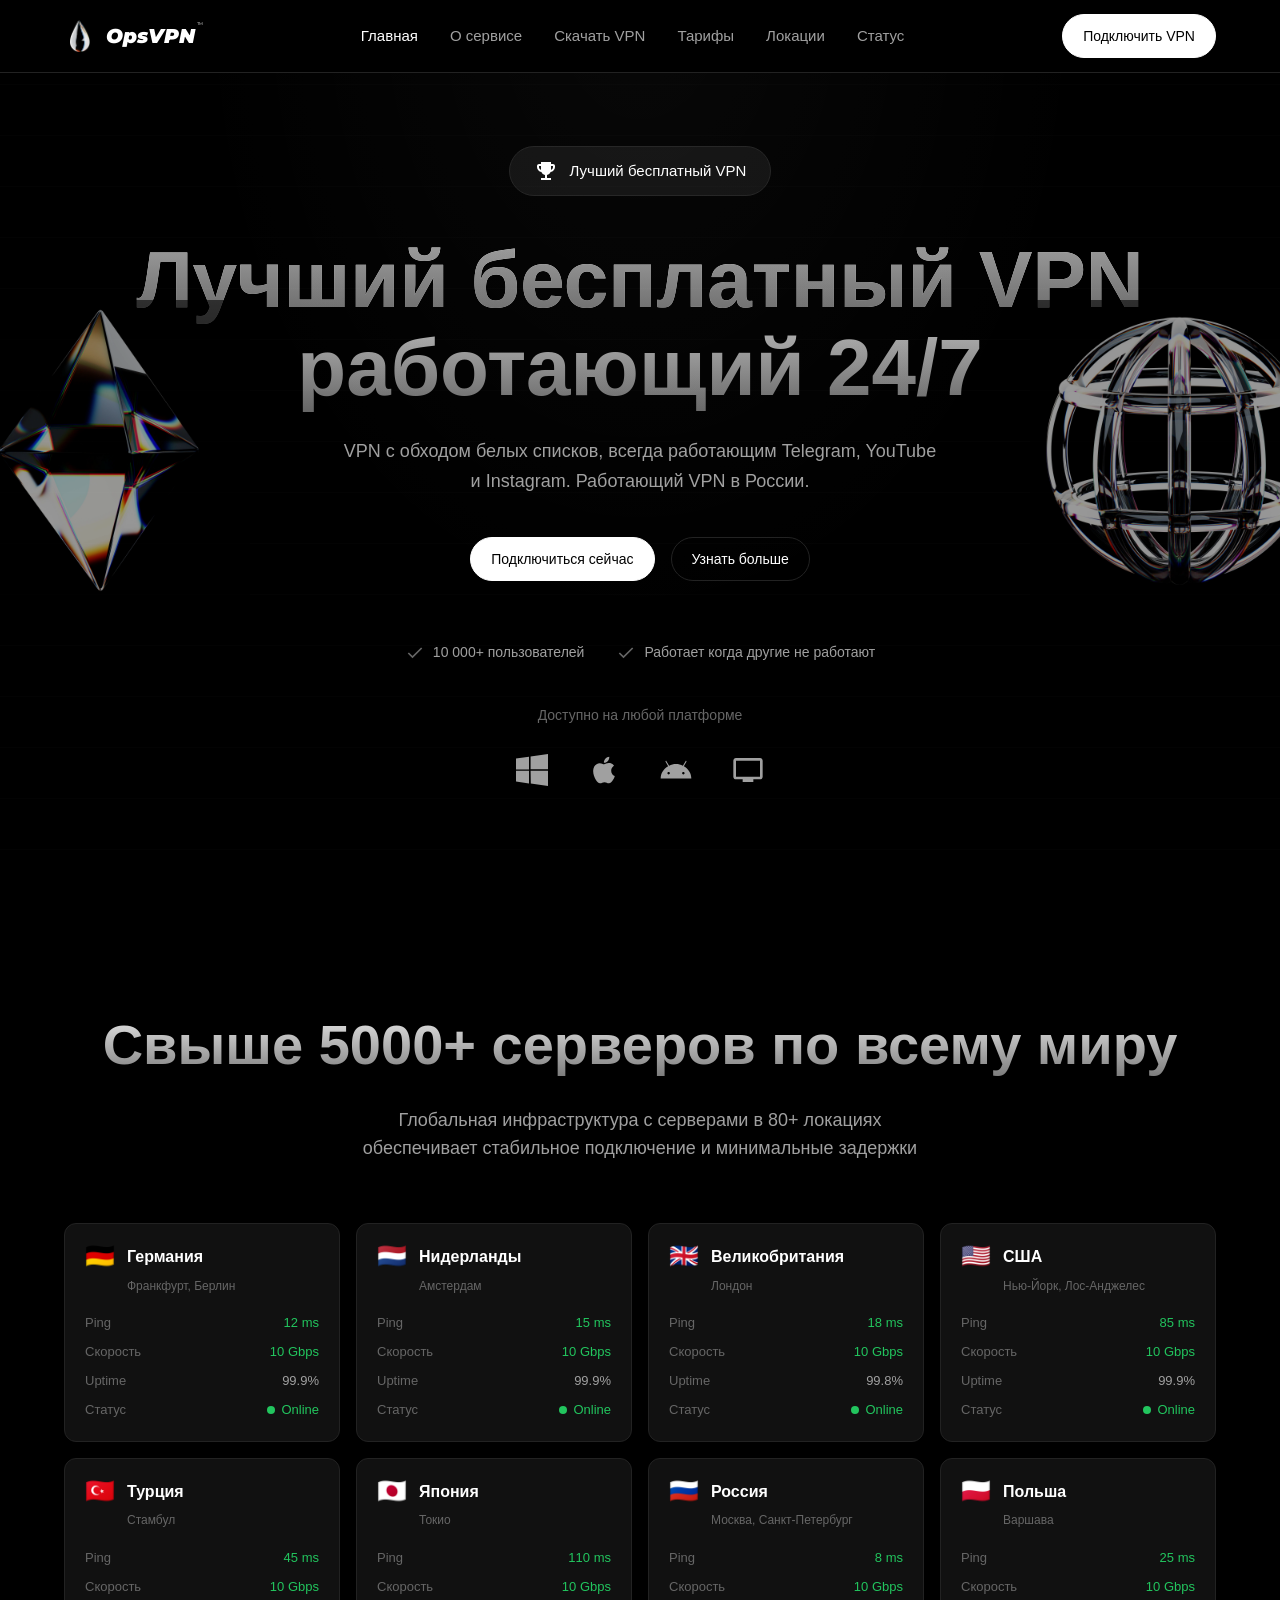
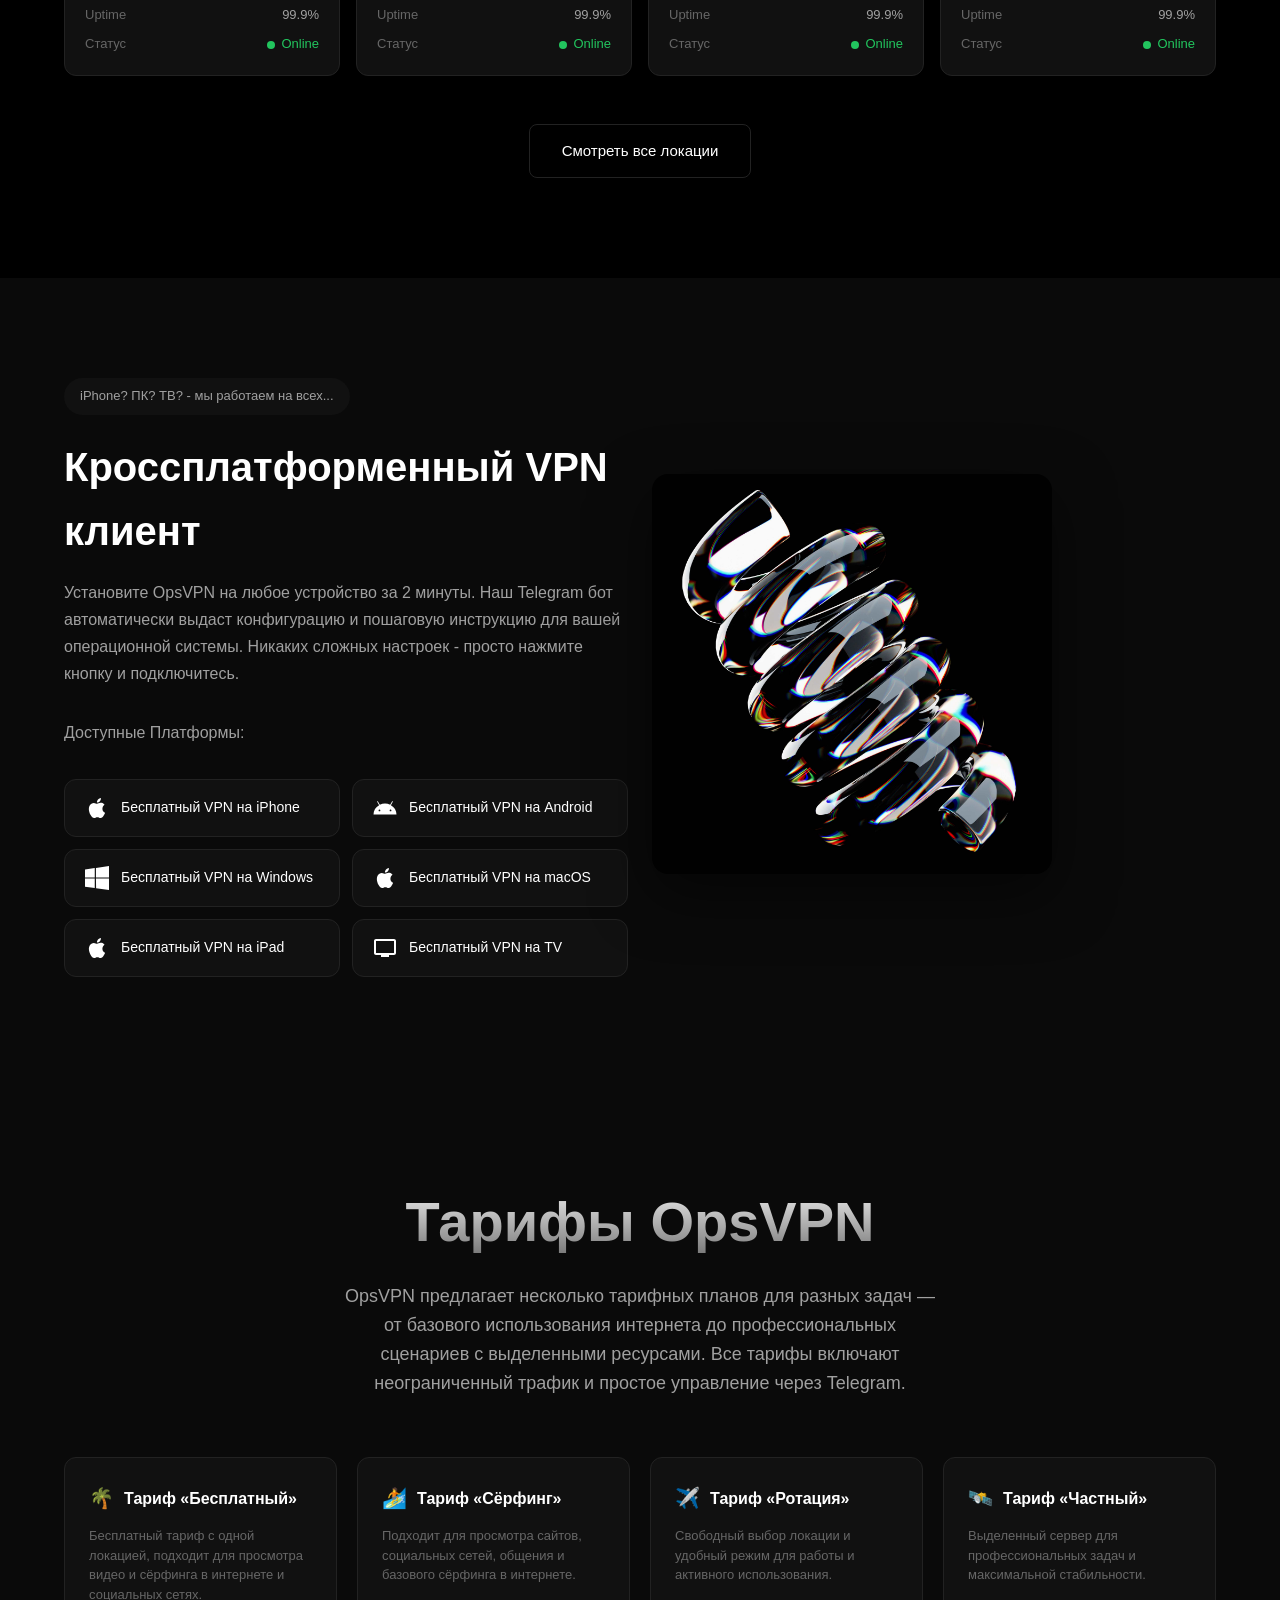
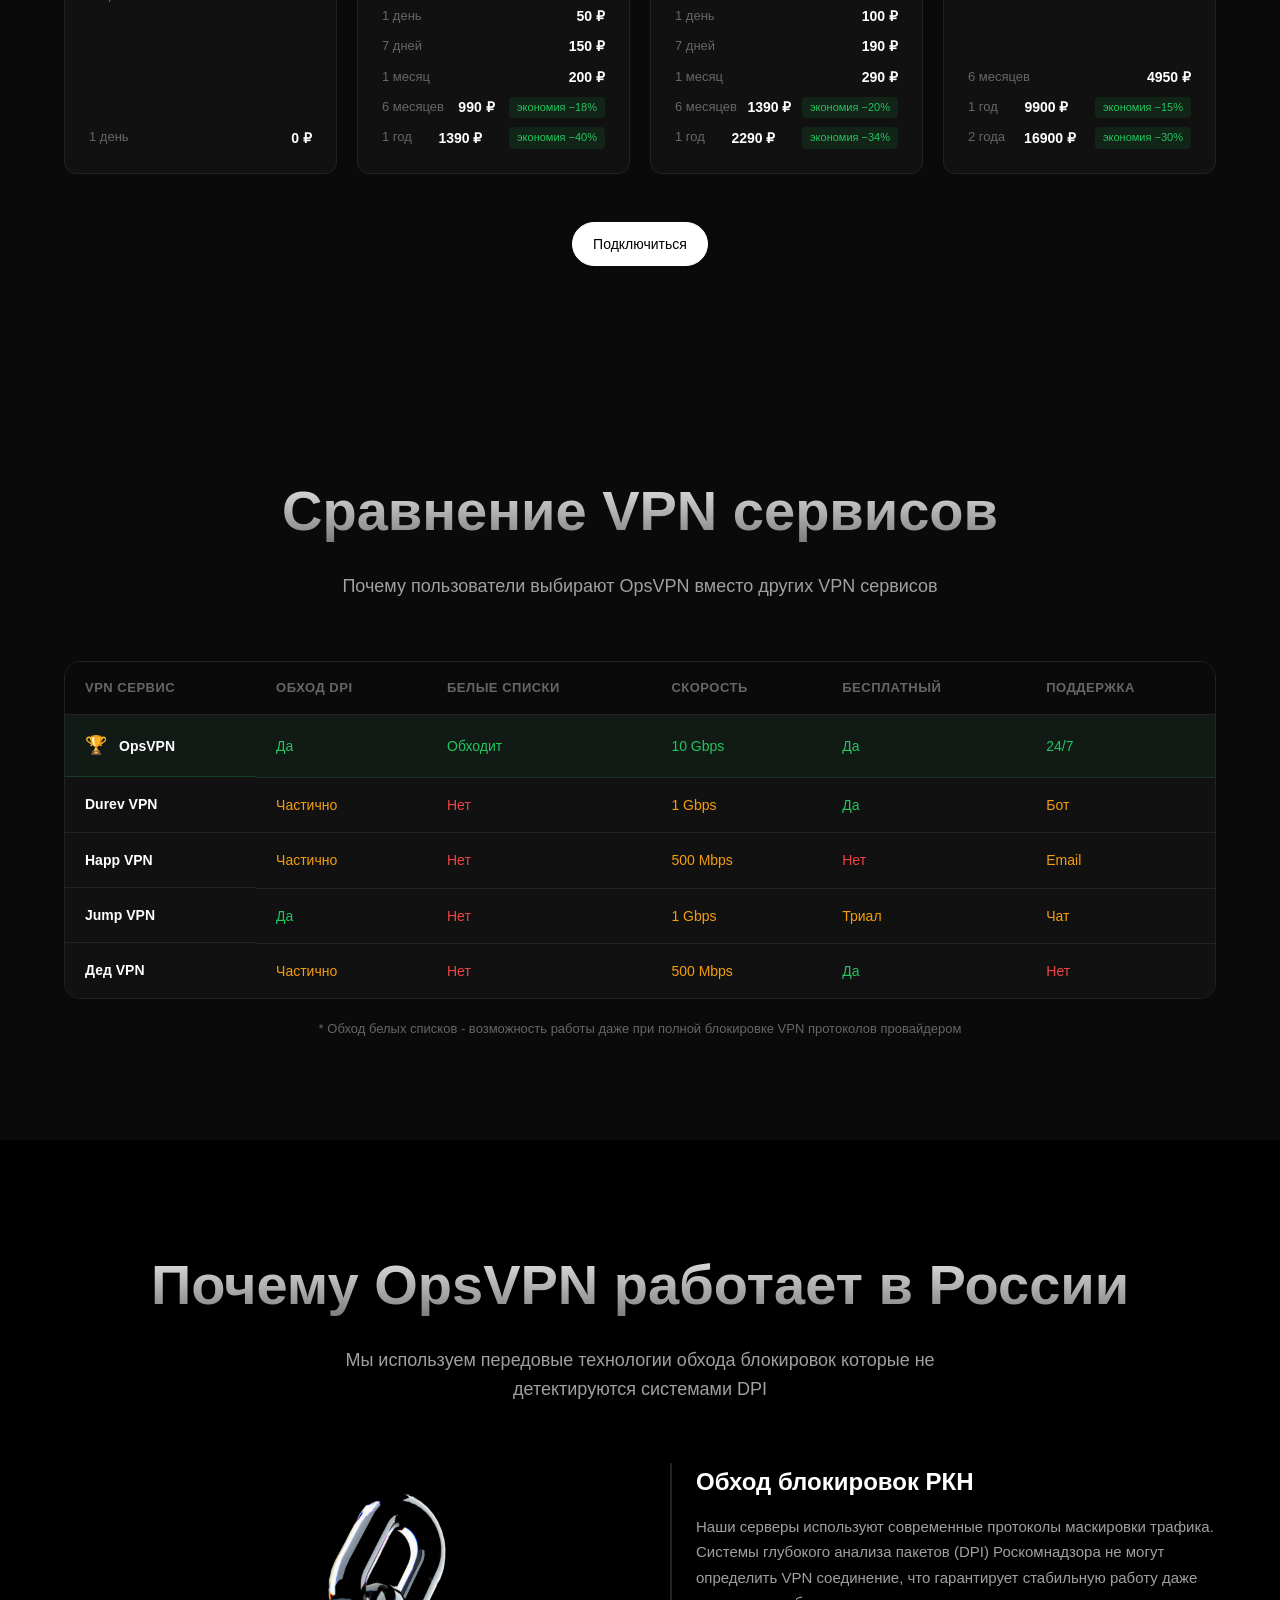
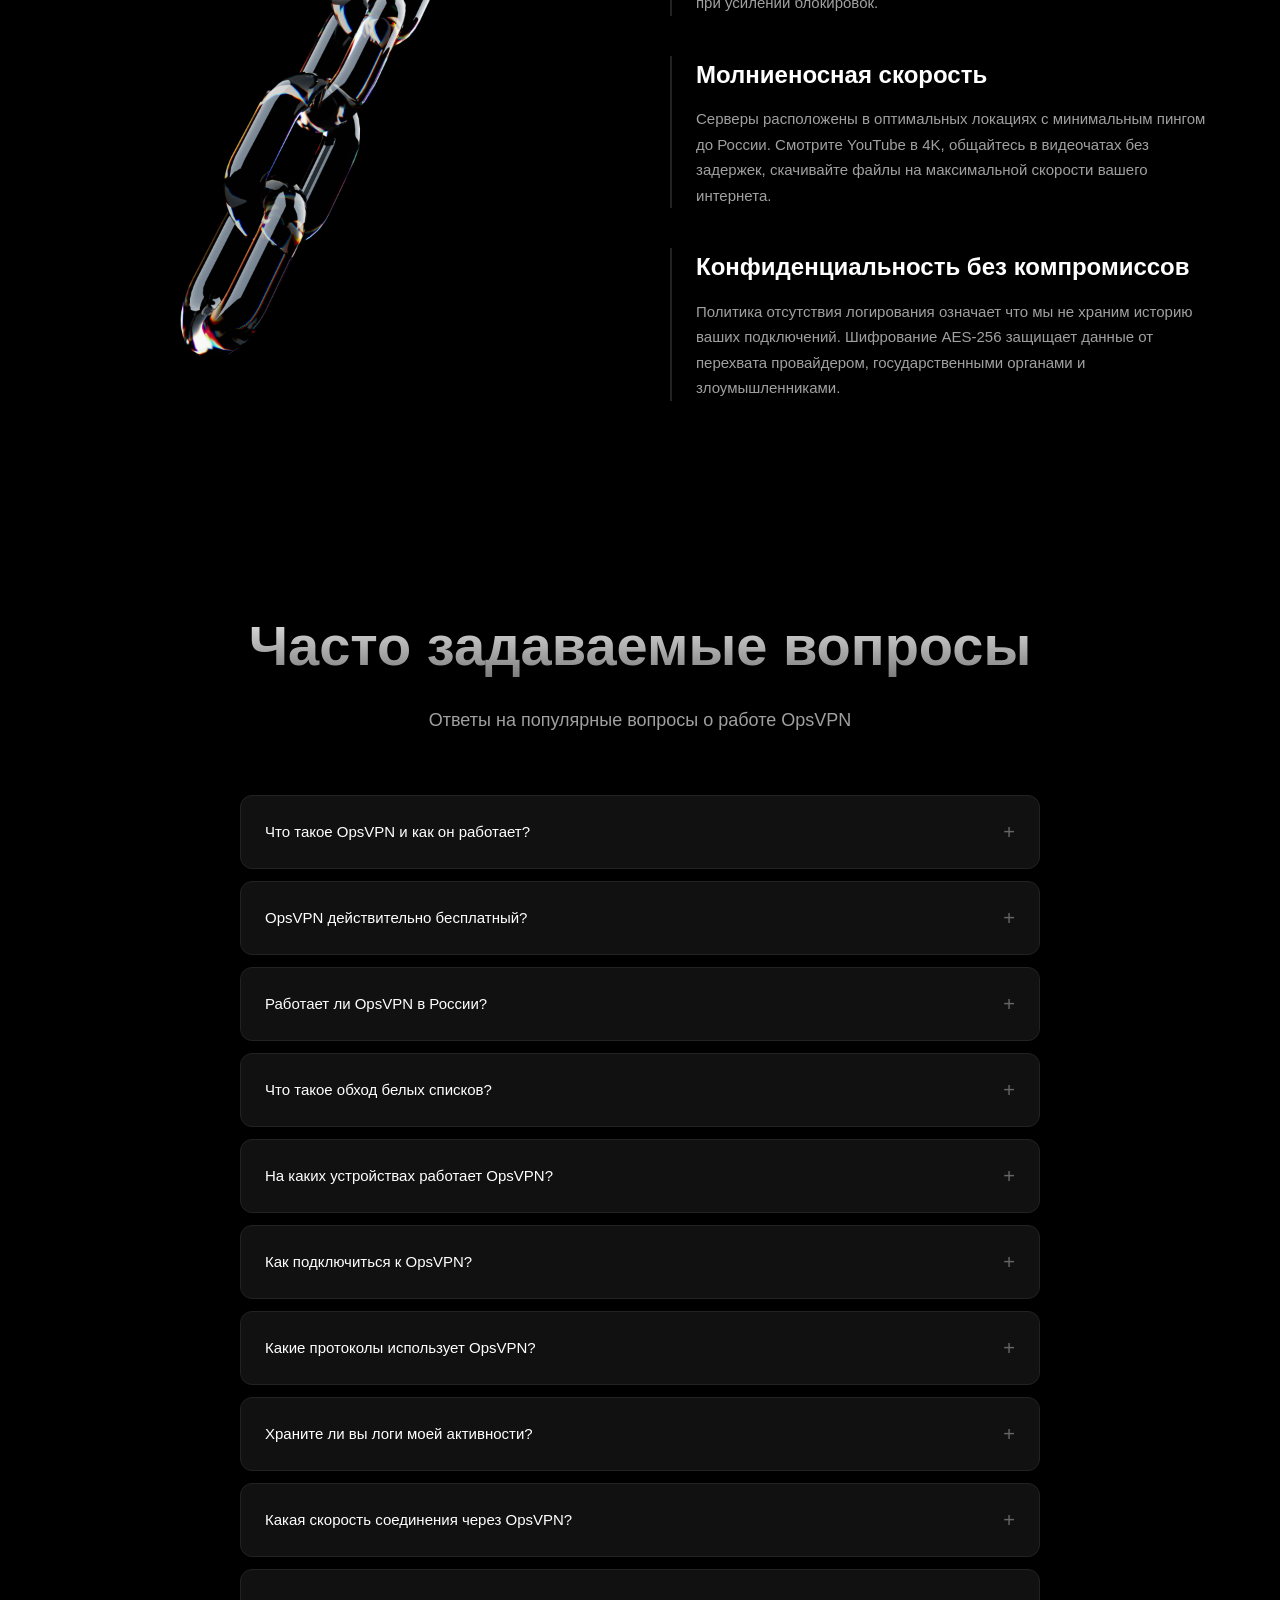
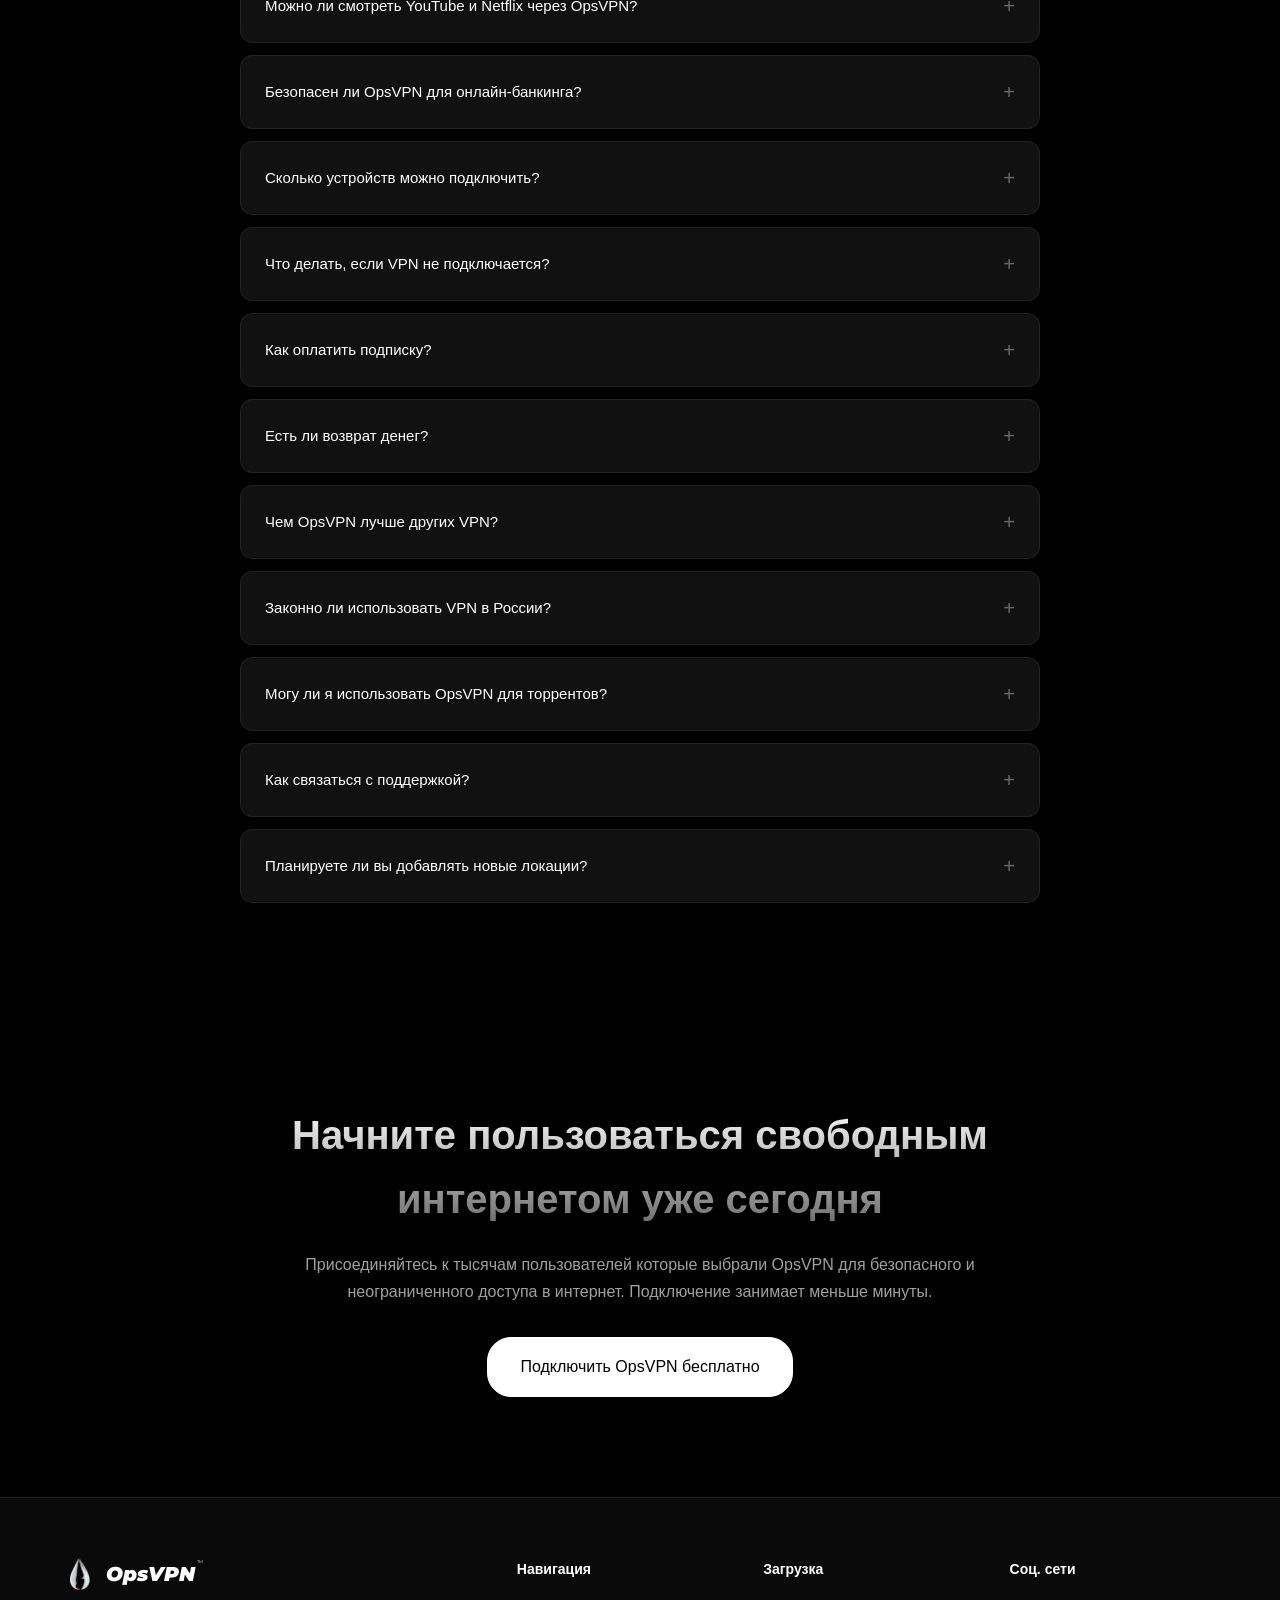
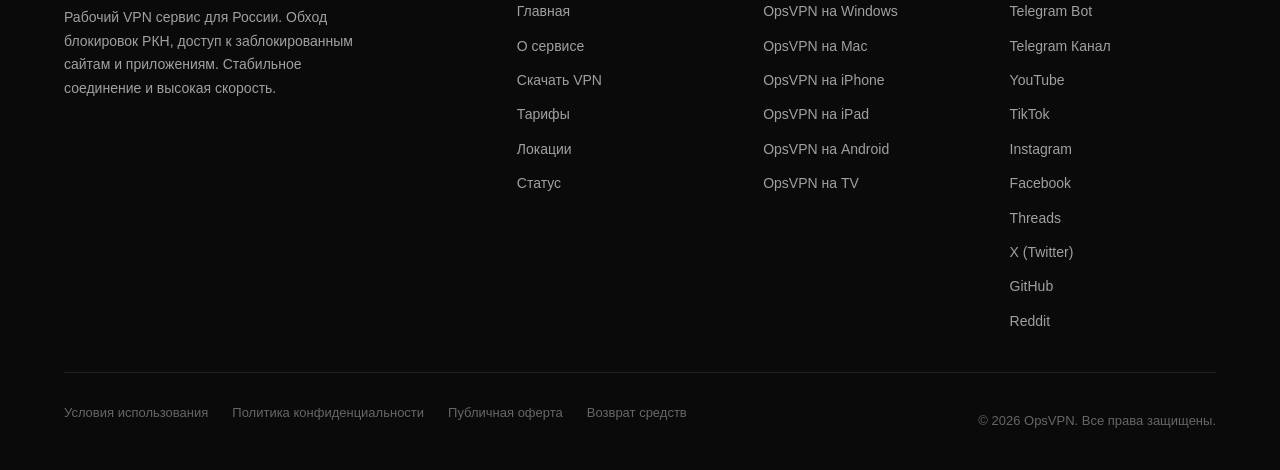
<file: index.html>
<!DOCTYPE html>
<html lang="ru">
<head>
  <meta charset="UTF-8">
  <meta name="viewport" content="width=device-width, initial-scale=1.0">
  <title>OpsVPN - Лучший бесплатный VPN работающий 24/7 в России</title>
  <meta name="description" content="OpsVPN - лучший бесплатный VPN с обходом белых списков. Всегда работающий Telegram, YouTube и Instagram. Работающий VPN в России 24/7.">
  <meta name="keywords" content="бесплатный VPN для России, рабочий VPN 2026, обход белых списков, VPN Telegram, OpsVPN, ВПН Россия, VPN 24/7, анонимность в интернете">
  <meta name="robots" content="index, follow">
  <meta name="author" content="OpsVPN">
  
  <!-- Open Graph -->
  <meta property="og:title" content="OpsVPN - Лучший бесплатный VPN работающий 24/7 в России">
  <meta property="og:description" content="VPN с обходом белых списков, всегда работающим Telegram, YouTube и Instagram. Работающий VPN в России.">
  <meta property="og:type" content="website">
  <meta property="og:locale" content="ru_RU">
  <meta property="og:site_name" content="OpsVPN">
  
  <!-- Canonical - ВАЖНО: менять при смене домена -->
  <link rel="canonical" href="https://free.opsvpn.top/">
  
  <link rel="stylesheet" href="/css/styles.css">
  
  <!-- Favicon -->
  <link rel="icon" type="image/x-icon" href="/favicon.ico">
  <link rel="icon" type="image/png" sizes="16x16" href="/images/favicon-16x16.png">
  <link rel="icon" type="image/png" sizes="32x32" href="/images/favicon-32x32.png">
  <link rel="apple-touch-icon" sizes="180x180" href="/images/apple-touch-icon.png">
  <link rel="manifest" href="/site.webmanifest">
  
  <!-- Open Graph Image -->
  <meta property="og:image" content="https://free.opsvpn.top/images/logo.webp">
</head>
<body>
  <!-- Header -->
  <header class="header">
    <div class="container header-inner">
      <a href="/" class="logo">
        <img src="/images/logo.webp" alt="OpsVPN" class="logo-img">
        <span>OpsVPN<sup class="tm">TM</sup></span>
      </a>
      
      <nav class="nav">
        <a href="/" class="nav-link active">Главная</a>
        <a href="/about/" class="nav-link">О сервисе</a>
        <a href="/download/" class="nav-link">Скачать VPN</a>
        <a href="#pricing" class="nav-link">Тарифы</a>
        <a href="/locations/" class="nav-link">Локации</a>
        <a href="/status/" class="nav-link">Статус</a>
      </nav>
      
      <div class="header-actions">
        <a href="https://t.me/opsvpnbot" class="btn btn-primary" target="_blank" rel="noopener">
          Подключить VPN
        </a>
      </div>
      
      <button class="mobile-menu-btn" onclick="toggleMobileMenu()" aria-label="Меню">
        <span></span>
        <span></span>
        <span></span>
      </button>
    </div>
  </header>
  
  <!-- Mobile Navigation -->
  <nav class="mobile-nav" id="mobileNav">
    <a href="/">Главная</a>
    <a href="/about/">О сервисе</a>
    <a href="/download/">Скачать VPN</a>
    <a href="#pricing">Тарифы</a>
    <a href="/locations/">Локации</a>
    <a href="/status/">Статус</a>
    <a href="https://t.me/opsvpnbot" target="_blank" rel="noopener">Подключить VPN</a>
  </nav>

  <main>
    <!-- Hero Section -->
    <section class="hero">
      <div class="hero-decor hero-decor-left">
        <img src="/images/3d-prism.png" alt="" loading="lazy">
      </div>
      <div class="hero-decor hero-decor-right">
        <img src="/images/3d-globe.png" alt="" loading="lazy">
      </div>
      
      <div class="hero-badge">
        <svg class="hero-badge-icon" viewBox="0 0 24 24" fill="currentColor" width="20" height="20">
          <path d="M19 5h-2V3H7v2H5c-1.1 0-2 .9-2 2v1c0 2.55 1.92 4.63 4.39 4.94.63 1.5 1.98 2.63 3.61 2.96V19H7v2h10v-2h-4v-3.1c1.63-.33 2.98-1.46 3.61-2.96C19.08 12.63 21 10.55 21 8V7c0-1.1-.9-2-2-2zM5 8V7h2v3.82C5.84 10.4 5 9.3 5 8zm14 0c0 1.3-.84 2.4-2 2.82V7h2v1z"/>
        </svg>
        <span>Лучший бесплатный VPN</span>
      </div>
      
      <h1 class="hero-title">
        <span class="hero-title-gradient">Лучший бесплатный VPN</span>
        <span>работающий 24/7</span>
      </h1>
      
      <p class="hero-subtitle">
        VPN c обходом белых списков, всегда работающим Telegram, YouTube и Instagram.
        Работающий VPN в России.
      </p>
      
      <div class="hero-buttons">
        <a href="https://t.me/opsvpnbot" class="btn btn-primary" target="_blank" rel="noopener">
          Подключиться сейчас
        </a>
        <a href="/about/" class="btn">
          Узнать больше
        </a>
      </div>
      
      <div class="hero-stats">
        <div class="hero-stat">
          <svg width="20" height="20" viewBox="0 0 24 24" fill="none" stroke="currentColor" stroke-width="2">
            <polyline points="20 6 9 17 4 12"></polyline>
          </svg>
          <span>10 000+ пользователей</span>
        </div>
        <div class="hero-stat">
          <svg width="20" height="20" viewBox="0 0 24 24" fill="none" stroke="currentColor" stroke-width="2">
            <polyline points="20 6 9 17 4 12"></polyline>
          </svg>
          <span>Работает когда другие не работают</span>
        </div>
      </div>
      
      <div class="platforms">
        <p class="platforms-label">Доступно на любой платформе</p>
        <div class="platforms-icons">
          <div class="platform-icon" title="Windows">
            <svg viewBox="0 0 24 24" fill="currentColor">
              <path d="M0 3.449L9.75 2.1v9.451H0m10.949-9.602L24 0v11.4H10.949M0 12.6h9.75v9.451L0 20.699M10.949 12.6H24V24l-12.9-1.801"/>
            </svg>
          </div>
          <div class="platform-icon" title="macOS / iOS">
            <svg viewBox="0 0 24 24" fill="currentColor">
              <path d="M18.71 19.5c-.83 1.24-1.71 2.45-3.05 2.47-1.34.03-1.77-.79-3.29-.79-1.53 0-2 .77-3.27.82-1.31.05-2.3-1.32-3.14-2.53C4.25 17 2.94 12.45 4.7 9.39c.87-1.52 2.43-2.48 4.12-2.51 1.28-.02 2.5.87 3.29.87.78 0 2.26-1.07 3.81-.91.65.03 2.47.26 3.64 1.98-.09.06-2.17 1.28-2.15 3.81.03 3.02 2.65 4.03 2.68 4.04-.03.07-.42 1.44-1.38 2.83M13 3.5c.73-.83 1.94-1.46 2.94-1.5.13 1.17-.34 2.35-1.04 3.19-.69.85-1.83 1.51-2.95 1.42-.15-1.15.41-2.35 1.05-3.11z"/>
            </svg>
          </div>
          <div class="platform-icon" title="Android">
            <svg viewBox="0 0 24 24" fill="currentColor">
              <path d="M17.523 15.341c-.5 0-.908-.406-.908-.908s.408-.908.908-.908.908.406.908.908-.408.908-.908.908m-11.046 0c-.5 0-.908-.406-.908-.908s.408-.908.908-.908.908.406.908.908-.408.908-.908.908m11.408-6.208l1.953-3.388c.108-.188.045-.427-.142-.537-.188-.108-.427-.045-.537.142l-1.977 3.43C15.591 8.037 13.862 7.54 12 7.54s-3.591.497-5.182 1.24L4.841 5.35c-.11-.187-.349-.25-.537-.142-.188.11-.25.349-.142.537l1.953 3.388C2.657 11.063.504 14.445.504 18.375h22.992c0-3.93-2.153-7.312-5.611-9.242"/>
            </svg>
          </div>
          <div class="platform-icon" title="Smart TV">
            <svg viewBox="0 0 24 24" fill="currentColor">
              <path d="M21 3H3c-1.1 0-2 .9-2 2v12c0 1.1.9 2 2 2h5v2h8v-2h5c1.1 0 1.99-.9 1.99-2L23 5c0-1.1-.9-2-2-2zm0 14H3V5h18v12z"/>
            </svg>
          </div>
        </div>
      </div>
    </section>

    <!-- Servers Section -->
    <section class="servers">
      <div class="container">
        <div class="section-header">
          <h2 class="section-title">Свыше 5000+ серверов по всему миру</h2>
          <p class="section-subtitle">
            Глобальная инфраструктура с серверами в 80+ локациях обеспечивает стабильное подключение и минимальные задержки
          </p>
        </div>
        
        <div class="server-cards">
          <div class="server-card">
            <div class="server-card-header">
              <span class="server-flag">🇩🇪</span>
              <div class="server-info">
                <h3>Германия</h3>
                <span class="server-city">Франкфурт, Берлин</span>
              </div>
            </div>
            <div class="server-card-stats">
              <div class="server-stat"><span class="server-stat-label">Ping</span><span class="server-stat-value green">12 ms</span></div>
              <div class="server-stat"><span class="server-stat-label">Скорость</span><span class="server-stat-value green">10 Gbps</span></div>
              <div class="server-stat"><span class="server-stat-label">Uptime</span><span class="server-stat-value">99.9%</span></div>
              <div class="server-stat"><span class="server-stat-label">Статус</span><span class="server-stat-value online"><span class="status-dot"></span> Online</span></div>
            </div>
          </div>
          
          <div class="server-card">
            <div class="server-card-header">
              <span class="server-flag">🇳🇱</span>
              <div class="server-info">
                <h3>Нидерланды</h3>
                <span class="server-city">Амстердам</span>
              </div>
            </div>
            <div class="server-card-stats">
              <div class="server-stat"><span class="server-stat-label">Ping</span><span class="server-stat-value green">15 ms</span></div>
              <div class="server-stat"><span class="server-stat-label">Скорость</span><span class="server-stat-value green">10 Gbps</span></div>
              <div class="server-stat"><span class="server-stat-label">Uptime</span><span class="server-stat-value">99.9%</span></div>
              <div class="server-stat"><span class="server-stat-label">Статус</span><span class="server-stat-value online"><span class="status-dot"></span> Online</span></div>
            </div>
          </div>
          
          <div class="server-card">
            <div class="server-card-header">
              <span class="server-flag">🇬🇧</span>
              <div class="server-info">
                <h3>Великобритания</h3>
                <span class="server-city">Лондон</span>
              </div>
            </div>
            <div class="server-card-stats">
              <div class="server-stat"><span class="server-stat-label">Ping</span><span class="server-stat-value green">18 ms</span></div>
              <div class="server-stat"><span class="server-stat-label">Скорость</span><span class="server-stat-value green">10 Gbps</span></div>
              <div class="server-stat"><span class="server-stat-label">Uptime</span><span class="server-stat-value">99.8%</span></div>
              <div class="server-stat"><span class="server-stat-label">Статус</span><span class="server-stat-value online"><span class="status-dot"></span> Online</span></div>
            </div>
          </div>
          
          <div class="server-card">
            <div class="server-card-header">
              <span class="server-flag">🇺🇸</span>
              <div class="server-info">
                <h3>США</h3>
                <span class="server-city">Нью-Йорк, Лос-Анджелес</span>
              </div>
            </div>
            <div class="server-card-stats">
              <div class="server-stat"><span class="server-stat-label">Ping</span><span class="server-stat-value green">85 ms</span></div>
              <div class="server-stat"><span class="server-stat-label">Скорость</span><span class="server-stat-value green">10 Gbps</span></div>
              <div class="server-stat"><span class="server-stat-label">Uptime</span><span class="server-stat-value">99.9%</span></div>
              <div class="server-stat"><span class="server-stat-label">Статус</span><span class="server-stat-value online"><span class="status-dot"></span> Online</span></div>
            </div>
          </div>
          
          <div class="server-card">
            <div class="server-card-header">
              <span class="server-flag">🇹🇷</span>
              <div class="server-info">
                <h3>Турция</h3>
                <span class="server-city">Стамбул</span>
              </div>
            </div>
            <div class="server-card-stats">
              <div class="server-stat"><span class="server-stat-label">Ping</span><span class="server-stat-value green">45 ms</span></div>
              <div class="server-stat"><span class="server-stat-label">Скорость</span><span class="server-stat-value green">10 Gbps</span></div>
              <div class="server-stat"><span class="server-stat-label">Uptime</span><span class="server-stat-value">99.9%</span></div>
              <div class="server-stat"><span class="server-stat-label">Статус</span><span class="server-stat-value online"><span class="status-dot"></span> Online</span></div>
            </div>
          </div>
          
          <div class="server-card">
            <div class="server-card-header">
              <span class="server-flag">🇯🇵</span>
              <div class="server-info">
                <h3>Япония</h3>
                <span class="server-city">Токио</span>
              </div>
            </div>
            <div class="server-card-stats">
              <div class="server-stat"><span class="server-stat-label">Ping</span><span class="server-stat-value green">110 ms</span></div>
              <div class="server-stat"><span class="server-stat-label">Скорость</span><span class="server-stat-value green">10 Gbps</span></div>
              <div class="server-stat"><span class="server-stat-label">Uptime</span><span class="server-stat-value">99.9%</span></div>
              <div class="server-stat"><span class="server-stat-label">Статус</span><span class="server-stat-value online"><span class="status-dot"></span> Online</span></div>
            </div>
          </div>
          
          <div class="server-card">
            <div class="server-card-header">
              <span class="server-flag">🇷🇺</span>
              <div class="server-info">
                <h3>Россия</h3>
                <span class="server-city">Москва, Санкт-Петербург</span>
              </div>
            </div>
            <div class="server-card-stats">
              <div class="server-stat"><span class="server-stat-label">Ping</span><span class="server-stat-value green">8 ms</span></div>
              <div class="server-stat"><span class="server-stat-label">Скорость</span><span class="server-stat-value green">10 Gbps</span></div>
              <div class="server-stat"><span class="server-stat-label">Uptime</span><span class="server-stat-value">99.9%</span></div>
              <div class="server-stat"><span class="server-stat-label">Статус</span><span class="server-stat-value online"><span class="status-dot"></span> Online</span></div>
            </div>
          </div>
          
          <div class="server-card">
            <div class="server-card-header">
              <span class="server-flag">🇵🇱</span>
              <div class="server-info">
                <h3>Польша</h3>
                <span class="server-city">Варшава</span>
              </div>
            </div>
            <div class="server-card-stats">
              <div class="server-stat"><span class="server-stat-label">Ping</span><span class="server-stat-value green">25 ms</span></div>
              <div class="server-stat"><span class="server-stat-label">Скорость</span><span class="server-stat-value green">10 Gbps</span></div>
              <div class="server-stat"><span class="server-stat-label">Uptime</span><span class="server-stat-value">99.9%</span></div>
              <div class="server-stat"><span class="server-stat-label">Статус</span><span class="server-stat-value online"><span class="status-dot"></span> Online</span></div>
            </div>
          </div>
        </div>
        
        <div class="servers-cta">
          <a href="/locations/" class="btn btn-outline">Смотреть все локации</a>
        </div>
      </div>
    </section>

    <!-- Download Section -->
    <section class="download">
      <div class="container">
        <div class="download-grid">
          <div class="download-content">
            <span class="download-label">iPhone? ПК? ТВ? - мы работаем на всех...</span>
            <h2>Кроссплатформенный VPN клиент</h2>
            <p>
              Установите OpsVPN на любое устройство за 2 минуты. 
              Наш Telegram бот автоматически выдаст конфигурацию и пошаговую инструкцию 
              для вашей операционной системы. Никаких сложных настроек - просто нажмите кнопку и подключитесь.
            </p>
            
            <p class="download-subtext">Доступные Платформы:</p>
            
            <div class="download-buttons">
              <a href="https://t.me/opsvpnbot" class="download-btn" target="_blank" rel="noopener">
                <svg viewBox="0 0 24 24" fill="currentColor" width="20" height="20">
                  <path d="M18.71 19.5c-.83 1.24-1.71 2.45-3.05 2.47-1.34.03-1.77-.79-3.29-.79-1.53 0-2 .77-3.27.82-1.31.05-2.3-1.32-3.14-2.53C4.25 17 2.94 12.45 4.7 9.39c.87-1.52 2.43-2.48 4.12-2.51 1.28-.02 2.5.87 3.29.87.78 0 2.26-1.07 3.81-.91.65.03 2.47.26 3.64 1.98-.09.06-2.17 1.28-2.15 3.81.03 3.02 2.65 4.03 2.68 4.04-.03.07-.42 1.44-1.38 2.83M13 3.5c.73-.83 1.94-1.46 2.94-1.5.13 1.17-.34 2.35-1.04 3.19-.69.85-1.83 1.51-2.95 1.42-.15-1.15.41-2.35 1.05-3.11z"/>
                </svg>
Бесплатный VPN на iPhone
              </a>
              
              <a href="https://t.me/opsvpnbot" class="download-btn" target="_blank" rel="noopener">
                <svg viewBox="0 0 24 24" fill="currentColor" width="20" height="20">
                  <path d="M17.523 15.341c-.5 0-.908-.406-.908-.908s.408-.908.908-.908.908.406.908.908-.408.908-.908.908m-11.046 0c-.5 0-.908-.406-.908-.908s.408-.908.908-.908.908.406.908.908-.408.908-.908.908m11.408-6.208l1.953-3.388c.108-.188.045-.427-.142-.537-.188-.108-.427-.045-.537.142l-1.977 3.43C15.591 8.037 13.862 7.54 12 7.54s-3.591.497-5.182 1.24L4.841 5.35c-.11-.187-.349-.25-.537-.142-.188.11-.25.349-.142.537l1.953 3.388C2.657 11.063.504 14.445.504 18.375h22.992c0-3.93-2.153-7.312-5.611-9.242"/>
                </svg>
Бесплатный VPN на Android
              </a>
              
              <a href="https://t.me/opsvpnbot" class="download-btn" target="_blank" rel="noopener">
                <svg viewBox="0 0 24 24" fill="currentColor" width="20" height="20">
                  <path d="M0 3.449L9.75 2.1v9.451H0m10.949-9.602L24 0v11.4H10.949M0 12.6h9.75v9.451L0 20.699M10.949 12.6H24V24l-12.9-1.801"/>
                </svg>
Бесплатный VPN на Windows
              </a>
              
              <a href="https://t.me/opsvpnbot" class="download-btn" target="_blank" rel="noopener">
                <svg viewBox="0 0 24 24" fill="currentColor" width="20" height="20">
                  <path d="M18.71 19.5c-.83 1.24-1.71 2.45-3.05 2.47-1.34.03-1.77-.79-3.29-.79-1.53 0-2 .77-3.27.82-1.31.05-2.3-1.32-3.14-2.53C4.25 17 2.94 12.45 4.7 9.39c.87-1.52 2.43-2.48 4.12-2.51 1.28-.02 2.5.87 3.29.87.78 0 2.26-1.07 3.81-.91.65.03 2.47.26 3.64 1.98-.09.06-2.17 1.28-2.15 3.81.03 3.02 2.65 4.03 2.68 4.04-.03.07-.42 1.44-1.38 2.83M13 3.5c.73-.83 1.94-1.46 2.94-1.5.13 1.17-.34 2.35-1.04 3.19-.69.85-1.83 1.51-2.95 1.42-.15-1.15.41-2.35 1.05-3.11z"/>
                </svg>
                Бесплатный VPN на macOS
              </a>
              
              <a href="https://t.me/opsvpnbot" class="download-btn" target="_blank" rel="noopener">
                <svg viewBox="0 0 24 24" fill="currentColor" width="20" height="20">
                  <path d="M18.71 19.5c-.83 1.24-1.71 2.45-3.05 2.47-1.34.03-1.77-.79-3.29-.79-1.53 0-2 .77-3.27.82-1.31.05-2.3-1.32-3.14-2.53C4.25 17 2.94 12.45 4.7 9.39c.87-1.52 2.43-2.48 4.12-2.51 1.28-.02 2.5.87 3.29.87.78 0 2.26-1.07 3.81-.91.65.03 2.47.26 3.64 1.98-.09.06-2.17 1.28-2.15 3.81.03 3.02 2.65 4.03 2.68 4.04-.03.07-.42 1.44-1.38 2.83M13 3.5c.73-.83 1.94-1.46 2.94-1.5.13 1.17-.34 2.35-1.04 3.19-.69.85-1.83 1.51-2.95 1.42-.15-1.15.41-2.35 1.05-3.11z"/>
                </svg>
Бесплатный VPN на iPad
              </a>
              
              <a href="https://t.me/opsvpnbot" class="download-btn" target="_blank" rel="noopener">
                <svg viewBox="0 0 24 24" fill="currentColor" width="20" height="20">
                  <path d="M21 3H3c-1.1 0-2 .9-2 2v12c0 1.1.9 2 2 2h5v2h8v-2h5c1.1 0 1.99-.9 1.99-2L23 5c0-1.1-.9-2-2-2zm0 14H3V5h18v12z"/>
                </svg>
Бесплатный VPN на TV
              </a>
            </div>
          </div>
          
          <div class="download-image">
            <img src="/images/3d-spiral.png" alt="OpsVPN - Свобода в интернете" class="download-3d-img" loading="lazy">
          </div>
        </div>
      </div>
    </section>
    
    <!-- Pricing Section -->
    <section class="pricing" id="pricing">
      <div class="container">
        <div class="section-header">
          <h2 class="section-title">Тарифы OpsVPN</h2>
          <p class="section-subtitle">
            OpsVPN предлагает несколько тарифных планов для разных задач — от базового использования интернета до профессиональных сценариев с выделенными ресурсами. Все тарифы включают неограниченный трафик и простое управление через Telegram.
          </p>
        </div>
        
        <div class="pricing-cards">
          <div class="pricing-card">
            <div class="pricing-card-header">
              <span class="pricing-icon">🌴</span>
              <h3>Тариф «Бесплатный»</h3>
            </div>
            <p class="pricing-description">
              Бесплатный тариф с одной локацией, подходит для просмотра видео и сёрфинга в интернете и социальных сетях.
            </p>
            <div class="pricing-table">
              <div class="pricing-row">
                <span class="pricing-period">1 день</span>
                <span class="pricing-price">0 ₽</span>
              </div>
            </div>
          </div>
          
          <div class="pricing-card">
            <div class="pricing-card-header">
              <span class="pricing-icon">🏄</span>
              <h3>Тариф «Сёрфинг»</h3>
            </div>
            <p class="pricing-description">
              Подходит для просмотра сайтов, социальных сетей, общения и базового сёрфинга в интернете.
            </p>
            <div class="pricing-table">
              <div class="pricing-row">
                <span class="pricing-period">1 день</span>
                <span class="pricing-price">50 ₽</span>
              </div>
              <div class="pricing-row">
                <span class="pricing-period">7 дней</span>
                <span class="pricing-price">150 ₽</span>
              </div>
              <div class="pricing-row">
                <span class="pricing-period">1 месяц</span>
                <span class="pricing-price">200 ₽</span>
              </div>
              <div class="pricing-row">
                <span class="pricing-period">6 месяцев</span>
                <span class="pricing-price">990 ₽</span>
                <span class="pricing-economy">экономия −18%</span>
              </div>
              <div class="pricing-row">
                <span class="pricing-period">1 год</span>
                <span class="pricing-price">1390 ₽</span>
                <span class="pricing-economy">экономия −40%</span>
              </div>
            </div>
          </div>
          
          <div class="pricing-card">
            <div class="pricing-card-header">
              <span class="pricing-icon">✈️</span>
              <h3>Тариф «Ротация»</h3>
            </div>
            <p class="pricing-description">
              Свободный выбор локации и удобный режим для работы и активного использования.
            </p>
            <div class="pricing-table">
              <div class="pricing-row">
                <span class="pricing-period">1 день</span>
                <span class="pricing-price">100 ₽</span>
              </div>
              <div class="pricing-row">
                <span class="pricing-period">7 дней</span>
                <span class="pricing-price">190 ₽</span>
              </div>
              <div class="pricing-row">
                <span class="pricing-period">1 месяц</span>
                <span class="pricing-price">290 ₽</span>
              </div>
              <div class="pricing-row">
                <span class="pricing-period">6 месяцев</span>
                <span class="pricing-price">1390 ₽</span>
                <span class="pricing-economy">экономия −20%</span>
              </div>
              <div class="pricing-row">
                <span class="pricing-period">1 год</span>
                <span class="pricing-price">2290 ₽</span>
                <span class="pricing-economy">экономия −34%</span>
              </div>
            </div>
          </div>
          
          <div class="pricing-card">
            <div class="pricing-card-header">
              <span class="pricing-icon">🛰️</span>
              <h3>Тариф «Частный»</h3>
            </div>
            <p class="pricing-description">
              Выделенный сервер для профессиональных задач и максимальной стабильности.
            </p>
            <div class="pricing-table">
              <div class="pricing-row">
                <span class="pricing-period">6 месяцев</span>
                <span class="pricing-price">4950 ₽</span>
              </div>
              <div class="pricing-row">
                <span class="pricing-period">1 год</span>
                <span class="pricing-price">9900 ₽</span>
                <span class="pricing-economy">экономия −15%</span>
              </div>
              <div class="pricing-row">
                <span class="pricing-period">2 года</span>
                <span class="pricing-price">16900 ₽</span>
                <span class="pricing-economy">экономия −30%</span>
              </div>
            </div>
          </div>
        </div>
        
        <div class="pricing-cta">
          <a href="https://t.me/opsvpnbot" class="btn btn-primary" target="_blank" rel="noopener">Подключиться</a>
        </div>
      </div>
    </section>
    
    <!-- Comparison Section -->
    <section class="comparison">
      <div class="container">
        <div class="section-header">
          <h2 class="section-title">Сравнение VPN сервисов</h2>
          <p class="section-subtitle">
            Почему пользователи выбирают OpsVPN вместо других VPN сервисов
          </p>
        </div>
        
        <div class="comparison-table-wrapper">
          <table class="comparison-table">
            <thead>
              <tr>
                <th>VPN Сервис</th>
                <th>Обход DPI</th>
                <th>Белые списки</th>
                <th>Скорость</th>
                <th>Бесплатный</th>
                <th>Поддержка</th>
              </tr>
            </thead>
            <tbody>
              <tr class="highlight-row">
                <td class="vpn-name">
                  <span class="vpn-icon">🏆</span>
                  <strong>OpsVPN</strong>
                </td>
                <td><span class="check-yes">Да</span></td>
                <td><span class="check-yes">Обходит</span></td>
                <td><span class="check-yes">10 Gbps</span></td>
                <td><span class="check-yes">Да</span></td>
                <td><span class="check-yes">24/7</span></td>
              </tr>
              <tr>
                <td class="vpn-name"><strong>Durev VPN</strong></td>
                <td><span class="check-partial">Частично</span></td>
                <td><span class="check-no">Нет</span></td>
                <td><span class="check-partial">1 Gbps</span></td>
                <td><span class="check-yes">Да</span></td>
                <td><span class="check-partial">Бот</span></td>
              </tr>
              <tr>
                <td class="vpn-name"><strong>Happ VPN</strong></td>
                <td><span class="check-partial">Частично</span></td>
                <td><span class="check-no">Нет</span></td>
                <td><span class="check-partial">500 Mbps</span></td>
                <td><span class="check-no">Нет</span></td>
                <td><span class="check-partial">Email</span></td>
              </tr>
              <tr>
                <td class="vpn-name"><strong>Jump VPN</strong></td>
                <td><span class="check-yes">Да</span></td>
                <td><span class="check-no">Нет</span></td>
                <td><span class="check-partial">1 Gbps</span></td>
                <td><span class="check-partial">Триал</span></td>
                <td><span class="check-partial">Чат</span></td>
              </tr>
              <tr>
                <td class="vpn-name"><strong>Дед VPN</strong></td>
                <td><span class="check-partial">Частично</span></td>
                <td><span class="check-no">Нет</span></td>
                <td><span class="check-partial">500 Mbps</span></td>
                <td><span class="check-yes">Да</span></td>
                <td><span class="check-no">Нет</span></td>
              </tr>
            </tbody>
          </table>
        </div>
        
        <p class="comparison-note">
          * Обход белых списков - возможность работы даже при полной блокировке VPN протоколов провайдером
        </p>
      </div>
    </section>
    
    <!-- Features Section -->
    <section class="features">
      <div class="container">
        <div class="section-header">
          <h2 class="section-title">Почему OpsVPN работает в России</h2>
          <p class="section-subtitle">
            Мы используем передовые технологии обхода блокировок которые не детектируются системами DPI
          </p>
        </div>
        
        <div class="features-content">
          <div class="features-image">
            <img src="/images/3d-chain.png" alt="OpsVPN - Надежная защита" loading="lazy">
          </div>
          
          <div class="features-list">
            <article class="feature-item">
              <h3 class="feature-title">Обход блокировок РКН</h3>
              <p class="feature-text">
                Наши серверы используют современные протоколы маскировки трафика. 
                Системы глубокого анализа пакетов (DPI) Роскомнадзора не могут определить VPN соединение, 
                что гарантирует стабильную работу даже при усилении блокировок.
              </p>
            </article>
            
            <article class="feature-item">
              <h3 class="feature-title">Молниеносная скорость</h3>
              <p class="feature-text">
                Серверы расположены в оптимальных локациях с минимальным пингом до России. 
                Смотрите YouTube в 4K, общайтесь в видеочатах без задержек, 
                скачивайте файлы на максимальной скорости вашего интернета.
              </p>
            </article>
            
            <article class="feature-item">
              <h3 class="feature-title">Конфиденциальность без компромиссов</h3>
              <p class="feature-text">
                Политика отсутствия логирования означает что мы не храним историю ваших подключений. 
                Шифрование AES-256 защищает данные от перехвата провайдером, 
                государственными органами и злоумышленниками.
              </p>
            </article>
          </div>
        </div>
      </div>
    </section>
    
    <!-- FAQ Section -->
    <section class="faq">
      <div class="container">
        <div class="section-header">
          <h2 class="section-title">Часто задаваемые вопросы</h2>
          <p class="section-subtitle">Ответы на популярные вопросы о работе OpsVPN</p>
        </div>
        
        <div class="faq-list">
          <details class="faq-item">
            <summary class="faq-question">Что такое OpsVPN и как он работает?</summary>
            <div class="faq-answer">
              <p>OpsVPN — это VPN-сервис, который шифрует ваш интернет-трафик и направляет его через защищенные серверы в разных странах. Это позволяет обходить блокировки, защищать данные от перехвата и сохранять анонимность в сети.</p>
            </div>
          </details>
          
          <details class="faq-item">
            <summary class="faq-question">OpsVPN действительно бесплатный?</summary>
            <div class="faq-answer">
              <p>Да, у нас есть полностью бесплатный тариф с одной локацией и без ограничений по трафику. Для расширенных возможностей доступны платные тарифы с выбором локаций и дополнительными функциями.</p>
            </div>
          </details>
          
          <details class="faq-item">
            <summary class="faq-question">Работает ли OpsVPN в России?</summary>
            <div class="faq-answer">
              <p>Да, OpsVPN специально разработан для работы в условиях блокировок. Мы используем современные протоколы маскировки трафика, которые не определяются системами DPI Роскомнадзора.</p>
            </div>
          </details>
          
          <details class="faq-item">
            <summary class="faq-question">Что такое обход белых списков?</summary>
            <div class="faq-answer">
              <p>Белые списки — это механизм, при котором провайдер разрешает доступ только к определенным IP-адресам. OpsVPN использует технологии, позволяющие работать даже при таких жестких ограничениях.</p>
            </div>
          </details>
          
          <details class="faq-item">
            <summary class="faq-question">На каких устройствах работает OpsVPN?</summary>
            <div class="faq-answer">
              <p>OpsVPN работает на всех популярных платформах: Windows, macOS, Android, iOS, Linux и Smart TV. Один аккаунт можно использовать на нескольких устройствах одновременно.</p>
            </div>
          </details>
          
          <details class="faq-item">
            <summary class="faq-question">Как подключиться к OpsVPN?</summary>
            <div class="faq-answer">
              <p>Подключение занимает меньше минуты: напишите нашему Telegram-боту @opsvpnbot, выберите тариф и получите конфигурационный файл. Импортируйте его в приложение и нажмите «Подключить».</p>
            </div>
          </details>
          
          <details class="faq-item">
            <summary class="faq-question">Какие протоколы использует OpsVPN?</summary>
            <div class="faq-answer">
              <p>Мы используем современные протоколы VLESS и WireGuard с дополнительной маскировкой трафика. Эти протоколы обеспечивают высокую скорость и надежный обход блокировок.</p>
            </div>
          </details>
          
          <details class="faq-item">
            <summary class="faq-question">Храните ли вы логи моей активности?</summary>
            <div class="faq-answer">
              <p>Нет, мы придерживаемся строгой политики No-Logs. Мы не храним историю посещений, IP-адреса подключений и любую другую информацию о вашей активности в сети.</p>
            </div>
          </details>
          
          <details class="faq-item">
            <summary class="faq-question">Какая скорость соединения через OpsVPN?</summary>
            <div class="faq-answer">
              <p>Наши серверы поддерживают скорость до 10 Gbps. Реальная скорость зависит от вашего интернет-провайдера, но в большинстве случаев вы не заметите разницы с обычным соединением.</p>
            </div>
          </details>
          
          <details class="faq-item">
            <summary class="faq-question">Можно ли смотреть YouTube и Netflix через OpsVPN?</summary>
            <div class="faq-answer">
              <p>Да, вы можете смотреть YouTube, Netflix, Disney+ и другие стриминговые сервисы в высоком качестве без буферизации. Выберите сервер в нужной стране для доступа к региональному контенту.</p>
            </div>
          </details>
          
          <details class="faq-item">
            <summary class="faq-question">Безопасен ли OpsVPN для онлайн-банкинга?</summary>
            <div class="faq-answer">
              <p>Да, OpsVPN использует шифрование AES-256 военного уровня. Ваши банковские данные и пароли надежно защищены от перехвата, особенно при использовании публичных Wi-Fi сетей.</p>
            </div>
          </details>
          
          <details class="faq-item">
            <summary class="faq-question">Сколько устройств можно подключить?</summary>
            <div class="faq-answer">
              <p>Количество устройств зависит от выбранного тарифа. Бесплатный тариф позволяет подключить 1 устройство, платные тарифы — от 3 до неограниченного количества устройств.</p>
            </div>
          </details>
          
          <details class="faq-item">
            <summary class="faq-question">Что делать, если VPN не подключается?</summary>
            <div class="faq-answer">
              <p>Попробуйте сменить сервер или протокол в настройках. Если проблема сохраняется, обратитесь в нашу поддержку через Telegram — мы работаем 24/7 и поможем решить любую проблему.</p>
            </div>
          </details>
          
          <details class="faq-item">
            <summary class="faq-question">Как оплатить подписку?</summary>
            <div class="faq-answer">
              <p>Мы принимаем оплату банковскими картами, криптовалютой и через СБП. Все платежи обрабатываются через защищенные платежные системы.</p>
            </div>
          </details>
          
          <details class="faq-item">
            <summary class="faq-question">Есть ли возврат денег?</summary>
            <div class="faq-answer">
              <p>Да, мы предоставляем гарантию возврата денег в течение 7 дней с момента оплаты, если сервис вам не подошел. Для возврата обратитесь в поддержку.</p>
            </div>
          </details>
          
          <details class="faq-item">
            <summary class="faq-question">Чем OpsVPN лучше других VPN?</summary>
            <div class="faq-answer">
              <p>OpsVPN разработан специально для работы в России с учетом всех особенностей блокировок. Мы единственные обходим белые списки, предлагаем бесплатный тариф и круглосуточную поддержку на русском языке.</p>
            </div>
          </details>
          
          <details class="faq-item">
            <summary class="faq-question">Законно ли использовать VPN в России?</summary>
            <div class="faq-answer">
              <p>Использование VPN в России законно. Запрещено только использование VPN для доступа к запрещенному контенту. Обычное использование для защиты приватности и обхода геоблокировок не нарушает закон.</p>
            </div>
          </details>
          
          <details class="faq-item">
            <summary class="faq-question">Могу ли я использовать OpsVPN для торрентов?</summary>
            <div class="faq-answer">
              <p>Да, OpsVPN поддерживает P2P-трафик на большинстве серверов. Мы не ограничиваем скорость и не блокируем торрент-клиенты. Ваш реальный IP-адрес будет скрыт.</p>
            </div>
          </details>
          
          <details class="faq-item">
            <summary class="faq-question">Как связаться с поддержкой?</summary>
            <div class="faq-answer">
              <p>Наша поддержка доступна 24/7 в Telegram. Напишите боту @opsvpnbot или в наш канал @opsvpn. Среднее время ответа — менее 5 минут.</p>
            </div>
          </details>
          
          <details class="faq-item">
            <summary class="faq-question">Планируете ли вы добавлять новые локации?</summary>
            <div class="faq-answer">
              <p>Да, мы постоянно расширяем сеть серверов. Сейчас доступно 50+ стран и 80+ серверов. Следите за обновлениями в нашем Telegram-канале @opsvpn.</p>
            </div>
          </details>
        </div>
      </div>
    </section>
    
    <!-- CTA Section -->
    <section class="cta">
      <div class="container">
        <div class="cta-content">
          <h2>Начните пользоваться свободным интернетом уже сегодня</h2>
          <p>
            Присоединяйтесь к тысячам пользователей которые выбрали OpsVPN для безопасного 
            и неограниченного доступа в интернет. Подключение занимает меньше минуты.
          </p>
          <a href="https://t.me/opsvpnbot" class="btn btn-primary btn-large" target="_blank" rel="noopener">
            Подключить OpsVPN бесплатно
          </a>
        </div>
      </div>
    </section>
  </main>

  <!-- Footer -->
  <footer class="footer">
    <div class="container">
      <div class="footer-grid">
        <div class="footer-brand">
          <a href="/" class="logo">
            <img src="/images/logo.webp" alt="OpsVPN" class="logo-img">
            <span>OpsVPN<sup class="tm">TM</sup></span>
          </a>
          <p>
            Рабочий VPN сервис для России. Обход блокировок РКН, 
            доступ к заблокированным сайтам и приложениям. 
            Стабильное соединение и высокая скорость.
          </p>
        </div>
        
<div class="footer-column">
  <h4>Навигация</h4>
  <div class="footer-links">
    <a href="/" class="footer-link">Главная</a>
    <a href="/about/" class="footer-link">О сервисе</a>
    <a href="/download/" class="footer-link">Скачать VPN</a>
    <a href="#pricing" class="footer-link">Тарифы</a>
    <a href="/locations/" class="footer-link">Локации</a>
    <a href="/status/" class="footer-link">Статус</a>
  </div>
</div>
        
        <div class="footer-column">
          <h4>Загрузка</h4>
          <div class="footer-links">
            <a href="https://t.me/opsvpnbot" class="footer-link" target="_blank" rel="noopener">OpsVPN на Windows</a>
            <a href="https://t.me/opsvpnbot" class="footer-link" target="_blank" rel="noopener">OpsVPN на Mac</a>
            <a href="https://t.me/opsvpnbot" class="footer-link" target="_blank" rel="noopener">OpsVPN на iPhone</a>
            <a href="https://t.me/opsvpnbot" class="footer-link" target="_blank" rel="noopener">OpsVPN на iPad</a>
            <a href="https://t.me/opsvpnbot" class="footer-link" target="_blank" rel="noopener">OpsVPN на Android</a>
            <a href="https://t.me/opsvpnbot" class="footer-link" target="_blank" rel="noopener">OpsVPN на TV</a>
          </div>
        </div>
        
        <div class="footer-column">
          <h4>Соц. сети</h4>
          <div class="footer-links">
            <a href="https://t.me/opsvpnbot" class="footer-link" target="_blank" rel="noopener">Telegram Bot</a>
            <a href="https://t.me/opsvpn" class="footer-link" target="_blank" rel="noopener">Telegram Канал</a>
            <a href="https://www.youtube.com/@opsvpn" class="footer-link" target="_blank" rel="noopener">YouTube</a>
            <a href="https://www.tiktok.com/@opsvpn" class="footer-link" target="_blank" rel="noopener">TikTok</a>
            <a href="https://www.instagram.com/ops.vpn" class="footer-link" target="_blank" rel="noopener">Instagram</a>
            <a href="https://www.facebook.com/opsvpn" class="footer-link" target="_blank" rel="noopener">Facebook</a>
            <a href="https://www.threads.com/@ops.vpn" class="footer-link" target="_blank" rel="noopener">Threads</a>
            <a href="https://x.com/ops.vpn" class="footer-link" target="_blank" rel="noopener">X (Twitter)</a>
            <a href="https://github.com/opsvpn" class="footer-link" target="_blank" rel="noopener">GitHub</a>
            <a href="https://www.reddit.com/r/opsvpn/" class="footer-link" target="_blank" rel="noopener">Reddit</a>
          </div>
        </div>
      </div>
      
      <div class="footer-bottom">
        <div class="footer-legal">
          <a href="/terms/">Условия использования</a>
          <a href="/privacy/">Политика конфиденциальности</a>
          <a href="/offer/">Публичная оферта</a>
          <a href="/refund/">Возврат средств</a>
        </div>
        <span>&copy; 2026 OpsVPN. Все права защищены.</span>
      </div>
    </div>
  </footer>

  <script>
    function toggleMobileMenu() {
      const nav = document.getElementById('mobileNav');
      nav.classList.toggle('active');
    }
  </script>
</body>
</html>
</file>
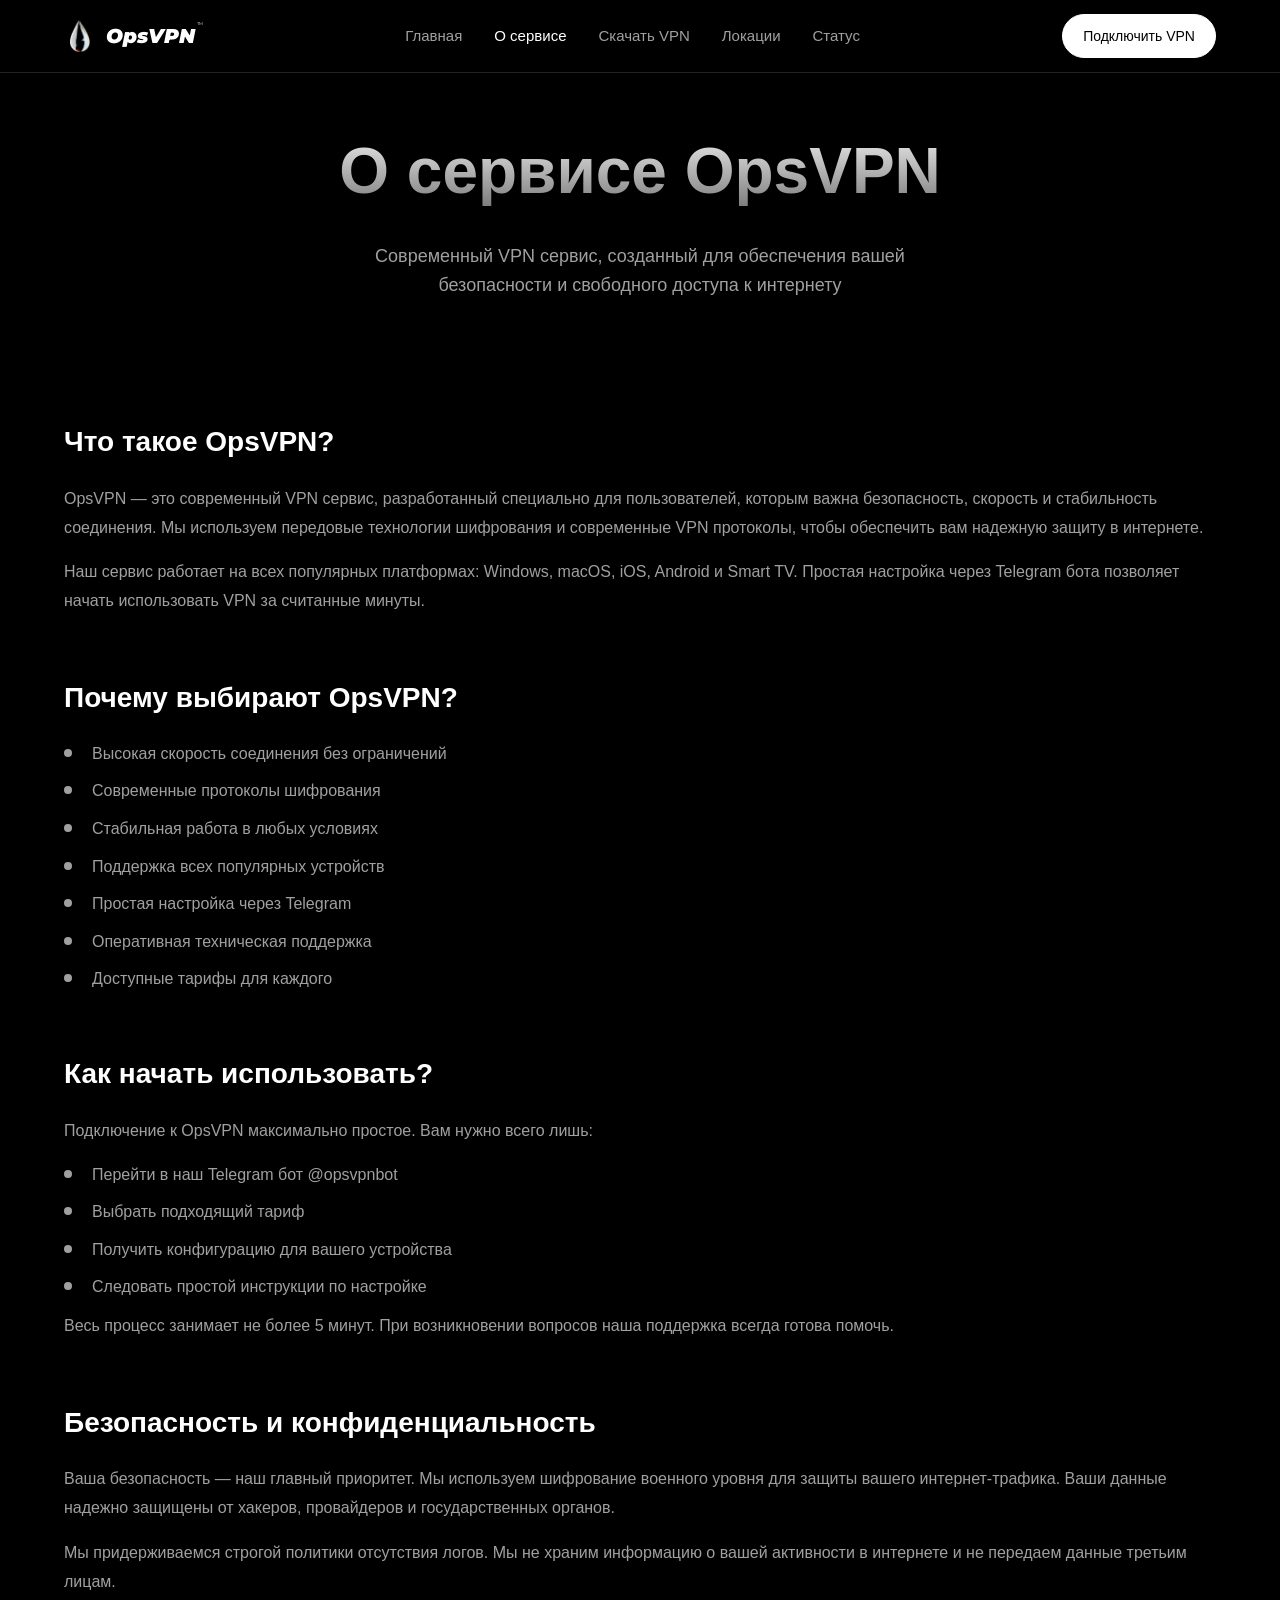
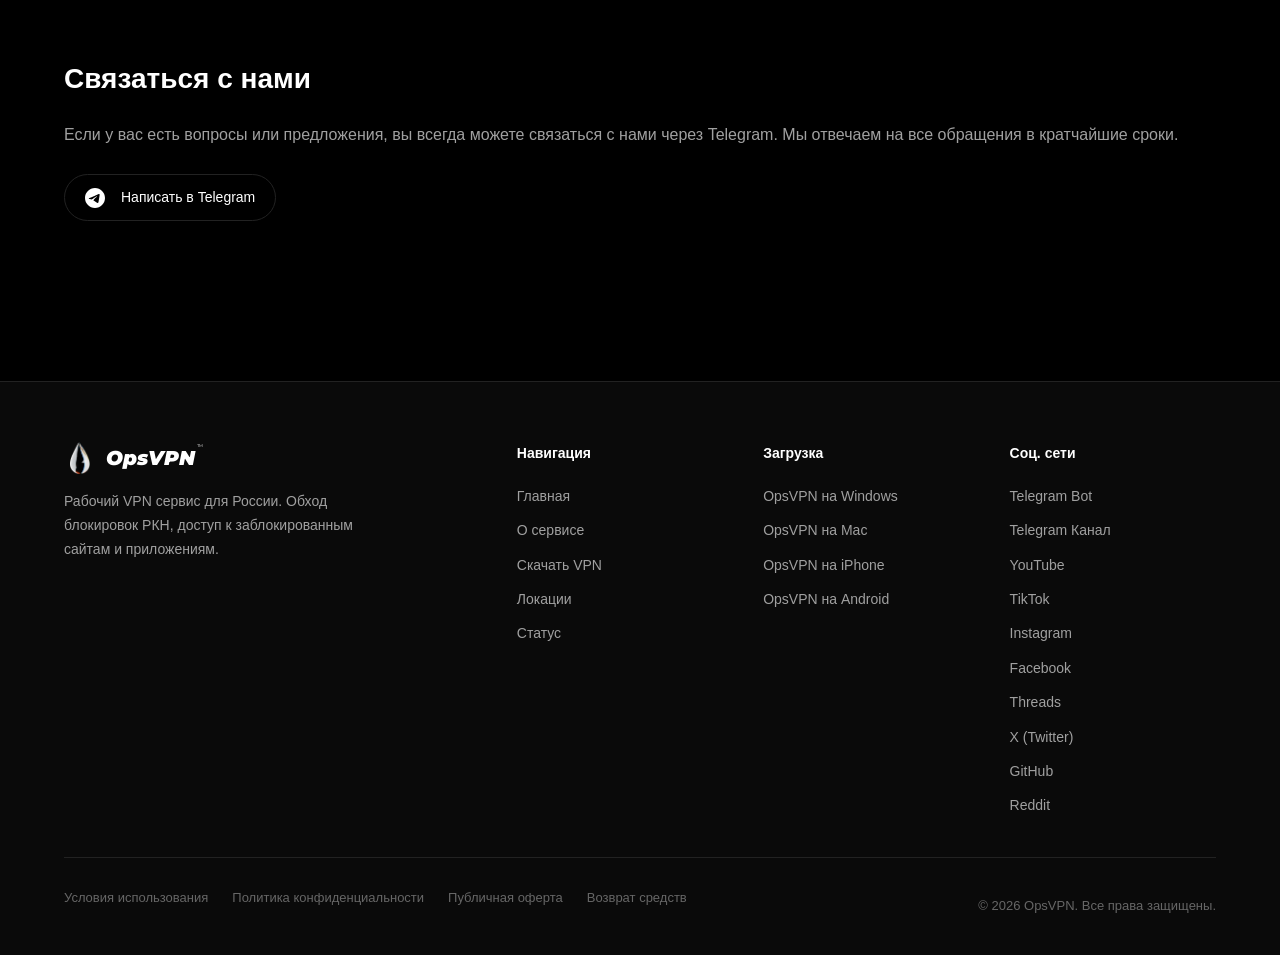
<file: about/index.html>
<!DOCTYPE html>
<html lang="ru">
<head>
  <meta charset="UTF-8">
  <meta name="viewport" content="width=device-width, initial-scale=1.0">
  <title>О сервисе - OpsVPN | Надежный VPN для России</title>
  <meta name="description" content="Узнайте больше о OpsVPN - современном VPN сервисе с высокой скоростью, надежным шифрованием и поддержкой всех платформ.">
  <meta name="keywords" content="OpsVPN, VPN сервис, о компании, безопасный VPN, VPN для России">
  <meta name="robots" content="index, follow">
  
  <!-- Open Graph -->
  <meta property="og:title" content="О сервисе - OpsVPN">
  <meta property="og:description" content="Современный VPN сервис с высокой скоростью и надежным шифрованием.">
  <meta property="og:type" content="website">
  <meta property="og:locale" content="ru_RU">
  
  <!-- Canonical - ВАЖНО: менять при смене домена -->
  <link rel="canonical" href="https://free.opsvpn.top/about/">
  
  <link rel="stylesheet" href="../css/styles.css">
  
  <!-- Favicon -->
  <link rel="icon" type="image/x-icon" href="/favicon.ico">
  <link rel="icon" type="image/png" sizes="16x16" href="/images/favicon-16x16.png">
  <link rel="icon" type="image/png" sizes="32x32" href="/images/favicon-32x32.png">
  <link rel="apple-touch-icon" sizes="180x180" href="/images/apple-touch-icon.png">
  <link rel="manifest" href="/site.webmanifest">
  
  <!-- Open Graph Image -->
  <meta property="og:image" content="https://free.opsvpn.top/images/logo.webp">
</head>
<body>
  <!-- Header -->
  <header class="header">
    <div class="container header-inner">
      <a href="/" class="logo">
        <img src="/images/logo.webp" alt="OpsVPN" class="logo-img">
        <span>OpsVPN<sup class="tm">TM</sup></span>
      </a>
      
      <nav class="nav">
        <a href="/" class="nav-link">Главная</a>
        <a href="/about/" class="nav-link active">О сервисе</a>
        <a href="/download/" class="nav-link">Скачать VPN</a>
        <a href="/locations/" class="nav-link">Локации</a>
        <a href="/status/" class="nav-link">Статус</a>
      </nav>
      
      <div class="header-actions">
        <a href="https://t.me/opsvpnbot" class="btn btn-primary" target="_blank" rel="noopener">
          Подключить VPN
        </a>
      </div>
      
      <button class="mobile-menu-btn" onclick="toggleMobileMenu()" aria-label="Меню">
        <span></span>
        <span></span>
        <span></span>
      </button>
    </div>
  </header>
  
  <!-- Mobile Navigation -->
  <nav class="mobile-nav" id="mobileNav">
    <a href="/">Главная</a>
    <a href="/about/">О сервисе</a>
    <a href="/download/">Скачать VPN</a>
    <a href="/locations/">Локации</a>
    <a href="/status/">Статус</a>
    <a href="https://t.me/opsvpnbot" target="_blank" rel="noopener">Подключить VPN</a>
  </nav>

  <main>
    <!-- Page Hero -->
    <section class="page-hero">
      <h1>О сервисе OpsVPN</h1>
      <p>
        Современный VPN сервис, созданный для обеспечения вашей безопасности 
        и свободного доступа к интернету
      </p>
    </section>

    <!-- About Content -->
    <section class="about-content">
      <div class="container">
        <div class="about-section">
          <h2>Что такое OpsVPN?</h2>
          <p>
            OpsVPN — это современный VPN сервис, разработанный специально для пользователей, 
            которым важна безопасность, скорость и стабильность соединения. 
            Мы используем передовые технологии шифрования и современные VPN протоколы, 
            чтобы обеспечить вам надежную защиту в интернете.
          </p>
          <p>
            Наш сервис работает на всех популярных платформах: Windows, macOS, iOS, Android и Smart TV. 
            Простая настройка через Telegram бота позволяет начать использовать VPN за считанные минуты.
          </p>
        </div>
        
        <div class="about-section">
          <h2>Почему выбирают OpsVPN?</h2>
          <ul>
            <li>Высокая скорость соединения без ограничений</li>
            <li>Современные протоколы шифрования</li>
            <li>Стабильная работа в любых условиях</li>
            <li>Поддержка всех популярных устройств</li>
            <li>Простая настройка через Telegram</li>
            <li>Оперативная техническая поддержка</li>
            <li>Доступные тарифы для каждого</li>
          </ul>
        </div>
        
        <div class="about-section">
          <h2>Как начать использовать?</h2>
          <p>
            Подключение к OpsVPN максимально простое. Вам нужно всего лишь:
          </p>
          <ul>
            <li>Перейти в наш Telegram бот @opsvpnbot</li>
            <li>Выбрать подходящий тариф</li>
            <li>Получить конфигурацию для вашего устройства</li>
            <li>Следовать простой инструкции по настройке</li>
          </ul>
          <p>
            Весь процесс занимает не более 5 минут. При возникновении вопросов 
            наша поддержка всегда готова помочь.
          </p>
        </div>
        
        <div class="about-section">
          <h2>Безопасность и конфиденциальность</h2>
          <p>
            Ваша безопасность — наш главный приоритет. Мы используем шифрование 
            военного уровня для защиты вашего интернет-трафика. Ваши данные 
            надежно защищены от хакеров, провайдеров и государственных органов.
          </p>
          <p>
            Мы придерживаемся строгой политики отсутствия логов. Мы не храним 
            информацию о вашей активности в интернете и не передаем данные третьим лицам.
          </p>
        </div>
        
        <div class="about-section">
          <h2>Связаться с нами</h2>
          <p>
            Если у вас есть вопросы или предложения, вы всегда можете связаться 
            с нами через Telegram. Мы отвечаем на все обращения в кратчайшие сроки.
          </p>
          <p style="margin-top: 24px;">
            <a href="https://t.me/opsvpnbot" class="btn btn-accent" target="_blank" rel="noopener">
              <svg width="20" height="20" viewBox="0 0 24 24" fill="currentColor" style="margin-right: 8px;">
                <path d="M12 0C5.373 0 0 5.373 0 12s5.373 12 12 12 12-5.373 12-12S18.627 0 12 0zm5.562 8.161c-.18 1.897-.962 6.502-1.359 8.627-.168.9-.5 1.201-.82 1.23-.697.064-1.226-.461-1.901-.903-1.056-.692-1.653-1.123-2.678-1.799-1.185-.781-.417-1.21.258-1.911.177-.184 3.247-2.977 3.307-3.23.007-.032.015-.15-.056-.212s-.174-.041-.248-.024c-.106.024-1.793 1.139-5.062 3.345-.479.329-.913.489-1.302.481-.428-.009-1.252-.242-1.865-.442-.751-.244-1.349-.374-1.297-.789.027-.216.324-.437.893-.663 3.498-1.524 5.831-2.529 6.998-3.015 3.333-1.386 4.025-1.627 4.477-1.635.099-.002.321.023.465.142.121.1.155.234.17.337.015.103.034.336.019.519z"/>
              </svg>
              Написать в Telegram
            </a>
          </p>
        </div>
      </div>
    </section>
  </main>

  <!-- Footer -->
  <footer class="footer">
    <div class="container">
      <div class="footer-grid">
        <div class="footer-brand">
          <a href="/" class="logo">
            <img src="/images/logo.webp" alt="OpsVPN" class="logo-img">
            <span>OpsVPN<sup class="tm">TM</sup></span>
          </a>
          <p>Рабочий VPN сервис для России. Обход блокировок РКН, доступ к заблокированным сайтам и приложениям.</p>
        </div>
        
        <div class="footer-column">
          <h4>Навигация</h4>
          <div class="footer-links">
            <a href="/" class="footer-link">Главная</a>
            <a href="/about/" class="footer-link">О сервисе</a>
            <a href="/download/" class="footer-link">Скачать VPN</a>
            <a href="/locations/" class="footer-link">Локации</a>
            <a href="/status/" class="footer-link">Статус</a>
          </div>
        </div>
        
        <div class="footer-column">
          <h4>Загрузка</h4>
          <div class="footer-links">
            <a href="https://t.me/opsvpnbot" class="footer-link" target="_blank" rel="noopener">OpsVPN на Windows</a>
            <a href="https://t.me/opsvpnbot" class="footer-link" target="_blank" rel="noopener">OpsVPN на Mac</a>
            <a href="https://t.me/opsvpnbot" class="footer-link" target="_blank" rel="noopener">OpsVPN на iPhone</a>
            <a href="https://t.me/opsvpnbot" class="footer-link" target="_blank" rel="noopener">OpsVPN на Android</a>
          </div>
        </div>
        
        <div class="footer-column">
          <h4>Соц. сети</h4>
          <div class="footer-links">
            <a href="https://t.me/opsvpnbot" class="footer-link" target="_blank" rel="noopener">Telegram Bot</a>
            <a href="https://t.me/opsvpn" class="footer-link" target="_blank" rel="noopener">Telegram Канал</a>
            <a href="https://www.youtube.com/@opsvpn" class="footer-link" target="_blank" rel="noopener">YouTube</a>
            <a href="https://www.tiktok.com/@opsvpn" class="footer-link" target="_blank" rel="noopener">TikTok</a>
            <a href="https://www.instagram.com/ops.vpn" class="footer-link" target="_blank" rel="noopener">Instagram</a>
            <a href="https://www.facebook.com/opsvpn" class="footer-link" target="_blank" rel="noopener">Facebook</a>
            <a href="https://www.threads.com/@ops.vpn" class="footer-link" target="_blank" rel="noopener">Threads</a>
            <a href="https://x.com/ops.vpn" class="footer-link" target="_blank" rel="noopener">X (Twitter)</a>
            <a href="https://github.com/opsvpn" class="footer-link" target="_blank" rel="noopener">GitHub</a>
            <a href="https://www.reddit.com/r/opsvpn/" class="footer-link" target="_blank" rel="noopener">Reddit</a>
          </div>
        </div>
      </div>
      
      <div class="footer-bottom">
        <div class="footer-legal">
          <a href="/terms/">Условия использования</a>
          <a href="/privacy/">Политика конфиденциальности</a>
          <a href="/offer/">Публичная оферта</a>
          <a href="/refund/">Возврат средств</a>
        </div>
        <span>&copy; 2026 OpsVPN. Все права защищены.</span>
      </div>
    </div>
  </footer>

  <script>
    function toggleMobileMenu() {
      const nav = document.getElementById('mobileNav');
      nav.classList.toggle('active');
    }
  </script>
</body>
</html>
</file>
<file: css/styles.css>
/* OpsVPN - Main Styles */
@import url('https://fonts.googleapis.com/css2?family=Montserrat:ital,wght@0,400;0,600;0,700;0,900;1,900&display=swap');

:root {
  --bg-primary: #000000;
  --bg-secondary: #0a0a0a;
  --bg-card: #111111;
  --text-primary: #ffffff;
  --text-secondary: #a0a0a0;
  --text-muted: #666666;
  --accent: #ffffff;
  --accent-hover: #e0e0e0;
  --border: #222222;
  --gradient-start: #ffffff;
  --gradient-end: #666666;
}

* {
  margin: 0;
  padding: 0;
  box-sizing: border-box;
}

html {
  scroll-behavior: smooth;
}

body {
  font-family: -apple-system, BlinkMacSystemFont, 'Segoe UI', Roboto, Oxygen, Ubuntu, sans-serif;
  background-color: var(--bg-primary);
  color: var(--text-primary);
  line-height: 1.6;
  min-height: 100vh;
}

a {
  color: inherit;
  text-decoration: none;
}

img {
  max-width: 100%;
  height: auto;
}

/* Container */
.container {
  max-width: 1200px;
  margin: 0 auto;
  padding: 0 24px;
}

/* Header */
.header {
  position: fixed;
  top: 0;
  left: 0;
  right: 0;
  z-index: 100;
  background: rgba(0, 0, 0, 0.9);
  backdrop-filter: blur(10px);
  border-bottom: 1px solid var(--border);
}

.header .container {
  display: flex;
  align-items: center;
  justify-content: space-between;
  height: 72px;
}

.logo {
  display: flex;
  align-items: center;
  gap: 10px;
  font-family: 'Montserrat', sans-serif;
  font-size: 20px;
  font-weight: 900;
  font-style: italic;
}

.logo span {
  position: relative;
}

.logo .tm {
  font-size: 4px;
  font-style: normal;
  font-weight: 400;
  vertical-align: top;
  margin-left: 2px;
  position: relative;
  top: 1px;
}

.logo-icon {
  width: 40px;
  height: 40px;
  background: var(--accent);
  border-radius: 8px;
  display: flex;
  align-items: center;
  justify-content: center;
  font-weight: 700;
  font-size: 14px;
}

.logo-img {
  width: 32px;
  height: 32px;
  object-fit: contain;
  border-radius: 6px;
}

.nav {
  display: flex;
  align-items: center;
  gap: 32px;
}

.nav-link {
  color: var(--text-secondary);
  font-size: 15px;
  transition: color 0.2s;
}

.nav-link:hover {
  color: var(--text-primary);
}

.nav-link.active {
  color: var(--text-primary);
}

.header-actions {
  display: flex;
  align-items: center;
  gap: 12px;
}

.btn {
  display: inline-flex;
  align-items: center;
  justify-content: center;
  gap: 8px;
  padding: 10px 20px;
  font-size: 14px;
  font-weight: 500;
  border-radius: 24px;
  border: 1px solid var(--border);
  background: transparent;
  color: var(--text-primary);
  cursor: pointer;
  transition: all 0.2s;
}

.btn:hover {
  background: var(--bg-card);
}

.btn-primary {
  background: var(--text-primary);
  color: var(--bg-primary);
  border-color: var(--text-primary);
}

.btn-primary:hover {
  background: var(--text-secondary);
  border-color: var(--text-secondary);
}



/* Mobile Menu Button */
.mobile-menu-btn {
  display: none;
  flex-direction: column;
  gap: 5px;
  padding: 8px;
  background: none;
  border: none;
  cursor: pointer;
}

.mobile-menu-btn span {
  width: 24px;
  height: 2px;
  background: var(--text-primary);
  transition: all 0.3s;
}

/* Hero Section */
.hero {
  min-height: 100vh;
  display: flex;
  flex-direction: column;
  align-items: center;
  justify-content: center;
  text-align: center;
  padding: 120px 24px 80px;
  position: relative;
  overflow: hidden;
}

.hero::before {
  content: '';
  position: absolute;
  top: 0;
  left: 0;
  right: 0;
  bottom: 0;
  background: 
    radial-gradient(ellipse at 50% 0%, rgba(255, 255, 255, 0.03) 0%, transparent 50%),
    repeating-linear-gradient(
      0deg,
      transparent,
      transparent 50px,
      rgba(255, 255, 255, 0.01) 50px,
      rgba(255, 255, 255, 0.01) 51px
    );
  pointer-events: none;
}

.hero-badge {
  display: inline-flex;
  align-items: center;
  gap: 12px;
  padding: 12px 24px;
  background: var(--bg-card);
  border: 1px solid var(--border);
  border-radius: 50px;
  margin-bottom: 40px;
  font-size: 15px;
}

.hero-badge-icon {
  width: 24px;
  height: 24px;
  color: var(--text-primary);
  flex-shrink: 0;
}

.download-3d-img {
  width: 100%;
  max-width: 400px;
  height: auto;
}

.hero-title {
  font-size: clamp(40px, 8vw, 80px);
  font-weight: 700;
  line-height: 1.1;
  margin-bottom: 24px;
  background: linear-gradient(180deg, var(--gradient-start) 0%, var(--gradient-end) 100%);
  -webkit-background-clip: text;
  -webkit-text-fill-color: transparent;
  background-clip: text;
}

.hero-title span {
  display: block;
}

.hero-subtitle {
  font-size: 18px;
  color: var(--text-secondary);
  max-width: 600px;
  margin: 0 auto 40px;
  line-height: 1.7;
}

.hero-buttons {
  display: flex;
  gap: 16px;
  justify-content: center;
  flex-wrap: wrap;
  margin-bottom: 60px;
}

.platforms {
  text-align: center;
}

.platforms-label {
  font-size: 14px;
  color: var(--text-muted);
  margin-bottom: 20px;
}

.platforms-icons {
  display: flex;
  gap: 24px;
  justify-content: center;
  align-items: center;
}

.platform-icon {
  width: 48px;
  height: 48px;
  display: flex;
  align-items: center;
  justify-content: center;
  color: var(--text-secondary);
  transition: color 0.2s;
}

.platform-icon:hover {
  color: var(--text-primary);
}

.platform-icon svg {
  width: 32px;
  height: 32px;
}

/* Features Section */
.features {
  padding: 100px 0;
  position: relative;
}

.section-header {
  text-align: center;
  margin-bottom: 60px;
}

.section-title {
  font-size: clamp(32px, 5vw, 56px);
  font-weight: 700;
  background: linear-gradient(180deg, var(--gradient-start) 0%, var(--gradient-end) 100%);
  -webkit-background-clip: text;
  -webkit-text-fill-color: transparent;
  background-clip: text;
  margin-bottom: 16px;
}

.section-subtitle {
  font-size: 18px;
  color: var(--text-secondary);
  max-width: 600px;
  margin: 0 auto;
}

.features-grid {
  display: grid;
  grid-template-columns: repeat(auto-fit, minmax(300px, 1fr));
  gap: 24px;
}

.feature-card {
  background: var(--bg-card);
  border: 1px solid var(--border);
  border-radius: 16px;
  padding: 32px;
  transition: border-color 0.2s;
}

.feature-card:hover {
  border-color: var(--text-muted);
}

.feature-icon {
  width: 48px;
  height: 48px;
  background: var(--bg-secondary);
  border: 1px solid var(--border);
  border-radius: 12px;
  display: flex;
  align-items: center;
  justify-content: center;
  margin-bottom: 20px;
}

.feature-icon svg {
  width: 24px;
  height: 24px;
  color: var(--text-primary);
}

.feature-title {
  font-size: 20px;
  font-weight: 600;
  margin-bottom: 12px;
}

.feature-text {
  font-size: 15px;
  color: var(--text-secondary);
  line-height: 1.6;
}

/* Download Section */
.download {
  padding: 100px 0;
  background: var(--bg-secondary);
}

.download-grid {
  display: grid;
  grid-template-columns: 1fr 1fr;
  gap: 60px;
  align-items: center;
}

.download-content h2 {
  font-size: clamp(28px, 4vw, 40px);
  font-weight: 700;
  margin-bottom: 16px;
}

.download-content p {
  font-size: 16px;
  color: var(--text-secondary);
  margin-bottom: 32px;
  line-height: 1.7;
}

.download-buttons {
  display: grid;
  grid-template-columns: repeat(2, 1fr);
  gap: 12px;
}

.download-btn {
  display: flex;
  align-items: center;
  gap: 12px;
  padding: 16px 20px;
  background: var(--bg-card);
  border: 1px solid var(--border);
  border-radius: 12px;
  font-size: 14px;
  color: var(--text-primary);
  transition: all 0.2s;
}

.download-btn:hover {
  background: var(--bg-primary);
  border-color: var(--text-muted);
}

.download-btn svg {
  width: 24px;
  height: 24px;
  flex-shrink: 0;
}

.download-image {
  position: relative;
}

.download-image img {
  border-radius: 16px;
  box-shadow: 0 20px 60px rgba(0, 0, 0, 0.5);
}

/* Footer */
.footer {
  background: var(--bg-secondary);
  border-top: 1px solid var(--border);
  padding: 60px 0 30px;
}

.footer-grid {
  display: grid;
  grid-template-columns: 2fr 1fr 1fr 1fr;
  gap: 40px;
  margin-bottom: 40px;
}

.footer-content {
  display: flex;
  justify-content: space-between;
  gap: 60px;
  margin-bottom: 40px;
  flex-wrap: wrap;
}

.footer-content .footer-links {
  display: flex;
  gap: 60px;
}

.footer-content .footer-column {
  display: flex;
  flex-direction: column;
  gap: 12px;
}

.footer-content .footer-column h4 {
  font-size: 14px;
  font-weight: 600;
  margin-bottom: 4px;
}

.footer-content .footer-column a {
  color: var(--text-secondary);
  font-size: 14px;
  transition: color 0.2s;
}

.footer-content .footer-column a:hover {
  color: var(--text-primary);
}

@media (max-width: 768px) {
  .footer-content {
    flex-direction: column;
    gap: 40px;
  }
  
  .footer-content .footer-links {
    flex-direction: column;
    gap: 32px;
  }
}

.footer-brand {
  max-width: 300px;
}

.footer-brand .logo {
  margin-bottom: 16px;
}

.footer-brand p {
  font-size: 14px;
  color: var(--text-secondary);
  line-height: 1.7;
}

.footer-column h4 {
  font-size: 14px;
  font-weight: 600;
  margin-bottom: 20px;
  color: var(--text-primary);
}

.footer-links {
  display: flex;
  flex-direction: column;
  gap: 12px;
}

.footer-link {
  font-size: 14px;
  color: var(--text-secondary);
  transition: color 0.2s;
}

.footer-link:hover {
  color: var(--text-primary);
}

.footer-bottom {
  display: flex;
  justify-content: space-between;
  align-items: center;
  padding-top: 30px;
  border-top: 1px solid var(--border);
  font-size: 13px;
  color: var(--text-muted);
}

.footer-legal {
  display: flex;
  gap: 24px;
}

.footer-legal a {
  color: var(--text-muted);
  transition: color 0.2s;
}

.footer-legal a:hover {
  color: var(--text-secondary);
}

/* About Page */
.page-hero {
  padding: 140px 24px 80px;
  text-align: center;
}

.page-hero h1 {
  font-size: clamp(36px, 6vw, 64px);
  font-weight: 700;
  margin-bottom: 20px;
  background: linear-gradient(180deg, var(--gradient-start) 0%, var(--gradient-end) 100%);
  -webkit-background-clip: text;
  -webkit-text-fill-color: transparent;
  background-clip: text;
}

.page-hero p {
  font-size: 18px;
  color: var(--text-secondary);
  max-width: 600px;
  margin: 0 auto;
}

.about-content {
  padding: 60px 0 100px;
}

.about-section {
  margin-bottom: 60px;
}

.about-section h2 {
  font-size: 28px;
  font-weight: 600;
  margin-bottom: 20px;
}

.about-section p {
  font-size: 16px;
  color: var(--text-secondary);
  line-height: 1.8;
  margin-bottom: 16px;
}

.about-section ul {
  list-style: none;
  padding: 0;
}

.about-section li {
  position: relative;
  padding-left: 28px;
  margin-bottom: 12px;
  font-size: 16px;
  color: var(--text-secondary);
}

.about-section li::before {
  content: '';
  position: absolute;
  left: 0;
  top: 8px;
  width: 8px;
  height: 8px;
  background: var(--text-secondary);
  border-radius: 50%;
}

/* Responsive */
@media (max-width: 1100px) {
  .nav {
    gap: 20px;
  }
  
  .nav-link {
    font-size: 14px;
  }
  
  .header .btn-primary {
    padding: 8px 16px;
    font-size: 13px;
  }
}

@media (max-width: 1024px) {
  .download-grid {
    grid-template-columns: 1fr;
    gap: 40px;
  }
  
  .download-image {
    order: -1;
  }
  
  .footer-grid {
    grid-template-columns: 1fr 1fr;
  }
}

@media (max-width: 900px) {
  .nav {
    display: none;
  }
  
  .mobile-menu-btn {
    display: flex;
  }
  
  .header .btn-primary {
    display: none;
  }
}

@media (max-width: 768px) {
  .hero {
    padding: 100px 20px 60px;
  }
  
  .hero-buttons {
    flex-direction: column;
    align-items: center;
  }
  
  .hero-buttons .btn {
    width: 100%;
    max-width: 280px;
  }
  
  .download-buttons {
    grid-template-columns: 1fr;
  }
  
  .footer-grid {
    grid-template-columns: 1fr;
    gap: 30px;
  }
  
  .footer-brand {
    max-width: 100%;
  }
  
  .footer-bottom {
    flex-direction: column;
    gap: 16px;
    text-align: center;
  }
}

/* Mobile Navigation */
.mobile-nav {
  display: none;
  position: fixed;
  top: 72px;
  left: 0;
  right: 0;
  background: var(--bg-primary);
  border-bottom: 1px solid var(--border);
  padding: 20px;
  z-index: 99;
}

.mobile-nav.active {
  display: block;
}

.mobile-nav a {
  display: block;
  padding: 12px 0;
  font-size: 16px;
  color: var(--text-secondary);
  border-bottom: 1px solid var(--border);
}

.mobile-nav a:last-child {
  border-bottom: none;
}

.mobile-nav a:hover {
  color: var(--text-primary);
}

/* Hero Decorations */
.hero-decor {
  position: absolute;
  width: 300px;
  height: 300px;
  opacity: 0.6;
  pointer-events: none;
}

.hero-decor img {
  width: 100%;
  height: 100%;
  object-fit: contain;
}

.hero-decor-left {
  left: -50px;
  top: 50%;
  transform: translateY(-50%);
}

.hero-decor-right {
  right: -50px;
  top: 50%;
  transform: translateY(-50%);
}

@media (max-width: 1200px) {
  .hero-decor {
    width: 200px;
    height: 200px;
    opacity: 0.3;
  }
}

@media (max-width: 768px) {
  .hero-decor {
    display: none;
  }
}

/* Hero Stats */
.hero-stats {
  display: flex;
  gap: 32px;
  justify-content: center;
  margin-bottom: 40px;
  flex-wrap: wrap;
}

.hero-stat {
  display: flex;
  align-items: center;
  gap: 8px;
  font-size: 14px;
  color: var(--text-secondary);
}

.hero-stat svg {
  color: var(--text-muted);
}

/* Hero Title Gradient */
.hero-title-gradient {
  background: linear-gradient(180deg, var(--text-secondary) 0%, var(--text-muted) 100%);
  -webkit-background-clip: text;
  -webkit-text-fill-color: transparent;
  background-clip: text;
}

/* Features with Image */
.features-content {
  display: grid;
  grid-template-columns: 1fr 1fr;
  gap: 60px;
  align-items: center;
}

.features-image {
  position: relative;
}

.features-image img {
  width: 100%;
  max-width: 500px;
}

.features-list {
  display: flex;
  flex-direction: column;
  gap: 40px;
}

.feature-item {
  padding-left: 24px;
  border-left: 2px solid var(--border);
}

.feature-item:hover {
  border-left-color: var(--text-muted);
}

.feature-item .feature-title {
  font-size: 24px;
  margin-bottom: 12px;
}

.feature-item .feature-text {
  font-size: 15px;
  line-height: 1.7;
}

@media (max-width: 1024px) {
  .features-content {
    grid-template-columns: 1fr;
    gap: 40px;
  }
  
  .features-image {
    order: -1;
    text-align: center;
  }
}

/* Download Section Updates */
.download-label {
  display: inline-block;
  padding: 8px 16px;
  background: var(--bg-card);
  border-radius: 20px;
  font-size: 13px;
  color: var(--text-secondary);
  margin-bottom: 20px;
}

.download-subtext {
  font-size: 14px;
  color: var(--text-muted);
  margin-bottom: 16px;
}

/* CTA Section */
.cta {
  padding: 100px 0;
  text-align: center;
}

.cta-content {
  max-width: 700px;
  margin: 0 auto;
}

.cta-content h2 {
  font-size: clamp(28px, 4vw, 40px);
  font-weight: 700;
  margin-bottom: 20px;
  background: linear-gradient(180deg, var(--gradient-start) 0%, var(--gradient-end) 100%);
  -webkit-background-clip: text;
  -webkit-text-fill-color: transparent;
  background-clip: text;
}

.cta-content p {
  font-size: 16px;
  color: var(--text-secondary);
  margin-bottom: 32px;
  line-height: 1.7;
}

.btn-large {
  padding: 16px 32px;
  font-size: 16px;
}

/* Page Hero */
.page-hero {
  padding: 120px 0 60px;
  text-align: center;
}

.page-title {
  font-size: clamp(36px, 6vw, 56px);
  font-weight: 700;
  margin-bottom: 16px;
}

.page-subtitle {
  font-size: 18px;
  color: var(--text-secondary);
  max-width: 600px;
  margin: 0 auto;
}

/* Download Cards */
.download-cards {
  padding: 60px 0;
}

.download-grid {
  display: grid;
  grid-template-columns: repeat(auto-fit, minmax(280px, 1fr));
  gap: 24px;
}

.download-card {
  background: var(--bg-card);
  border: 1px solid var(--border);
  border-radius: 16px;
  padding: 32px;
  text-align: center;
  transition: border-color 0.3s;
}

.download-card:hover {
  border-color: var(--text-muted);
}

.download-card-icon {
  color: var(--text-primary);
  margin-bottom: 20px;
}

.download-card h3 {
  font-size: 20px;
  margin-bottom: 8px;
}

.download-card p {
  color: var(--text-muted);
  margin-bottom: 20px;
}

/* Instructions */
.instructions {
  padding: 80px 0;
  background: var(--bg-secondary);
}

.instructions-content {
  margin-top: 48px;
}

.instructions-content p {
  color: var(--text-secondary);
  font-size: 15px;
  line-height: 1.8;
  margin-bottom: 20px;
}

.instructions-content p:last-child {
  margin-bottom: 0;
}

.instructions-grid {
  display: grid;
  grid-template-columns: repeat(auto-fit, minmax(280px, 1fr));
  gap: 40px;
  margin-top: 48px;
}

.instruction-step {
  text-align: center;
}

.step-number {
  width: 48px;
  height: 48px;
  background: var(--bg-card);
  border: 1px solid var(--border);
  border-radius: 50%;
  display: flex;
  align-items: center;
  justify-content: center;
  font-size: 20px;
  font-weight: 700;
  margin: 0 auto 20px;
}

.instruction-step h3 {
  font-size: 18px;
  margin-bottom: 12px;
}

.instruction-step p {
  color: var(--text-secondary);
  font-size: 15px;
}

/* Status Page */
.status-overview {
  padding: 40px 0;
}

.status-card {
  background: var(--bg-card);
  border: 1px solid var(--border);
  border-radius: 16px;
  padding: 32px;
  display: flex;
  align-items: center;
  gap: 24px;
  flex-wrap: wrap;
}

.status-card.status-operational {
  border-color: #22c55e;
}

.status-indicator {
  width: 16px;
  height: 16px;
  background: #22c55e;
  border-radius: 50%;
  animation: pulse 2s infinite;
}

@keyframes pulse {
  0%, 100% { opacity: 1; }
  50% { opacity: 0.5; }
}

.status-info h2 {
  font-size: 24px;
  margin-bottom: 4px;
}

.status-info p {
  color: var(--text-muted);
  font-size: 14px;
}

.status-uptime {
  margin-left: auto;
  text-align: right;
}

.uptime-value {
  display: block;
  font-size: 32px;
  font-weight: 700;
  color: #22c55e;
}

.uptime-label {
  color: var(--text-muted);
  font-size: 14px;
}

/* Server Status */
.server-status {
  padding: 60px 0;
}

.status-grid {
  display: grid;
  grid-template-columns: repeat(auto-fit, minmax(320px, 1fr));
  gap: 20px;
  margin-top: 40px;
}

.status-item {
  background: var(--bg-card);
  border: 1px solid var(--border);
  border-radius: 12px;
  padding: 20px;
}

.status-item-header {
  display: flex;
  align-items: center;
  gap: 12px;
  margin-bottom: 12px;
}

.status-item-header h3 {
  font-size: 16px;
}

.status-dot {
  width: 10px;
  height: 10px;
  border-radius: 50%;
  flex-shrink: 0;
}

.status-dot.operational {
  background: #22c55e;
}

.status-dot.partial {
  background: #f59e0b;
}

.status-dot.down {
  background: #ef4444;
}

.status-item-details {
  display: flex;
  justify-content: space-between;
  margin-bottom: 12px;
  font-size: 14px;
}

.status-label {
  color: #22c55e;
}

.status-ping {
  color: var(--text-muted);
}

.status-bar {
  height: 4px;
  background: var(--bg-secondary);
  border-radius: 2px;
  overflow: hidden;
}

.status-bar-fill {
  height: 100%;
  background: #22c55e;
  border-radius: 2px;
}

/* Services Status */
.services-status {
  padding: 60px 0;
  background: var(--bg-secondary);
}

.services-grid {
  display: grid;
  grid-template-columns: repeat(auto-fit, minmax(240px, 1fr));
  gap: 16px;
  margin-top: 40px;
}

.service-item {
  display: flex;
  align-items: center;
  gap: 12px;
  padding: 16px 20px;
  background: var(--bg-card);
  border: 1px solid var(--border);
  border-radius: 8px;
}

.service-name {
  flex: 1;
}

.service-status {
  color: #22c55e;
  font-size: 14px;
}

/* Uptime History */
.uptime-history {
  padding: 60px 0;
}

.uptime-bars {
  display: flex;
  gap: 3px;
  margin-top: 40px;
  overflow-x: auto;
  padding-bottom: 8px;
}

.uptime-day {
  width: 8px;
  height: 32px;
  border-radius: 2px;
  flex-shrink: 0;
}

.uptime-day.operational {
  background: #22c55e;
}

.uptime-day.partial {
  background: #f59e0b;
}

.uptime-day.down {
  background: #ef4444;
}

.uptime-legend {
  display: flex;
  justify-content: space-between;
  margin-top: 12px;
  font-size: 12px;
  color: var(--text-muted);
}

/* Locations Page */
.locations-stats {
  padding: 40px 0;
}

.stats-row {
  display: flex;
  justify-content: center;
  gap: 48px;
  flex-wrap: wrap;
}

.stat-box {
  text-align: center;
}

.stat-number {
  display: block;
  font-size: 36px;
  font-weight: 700;
  background: linear-gradient(180deg, var(--gradient-start) 0%, var(--gradient-end) 100%);
  -webkit-background-clip: text;
  -webkit-text-fill-color: transparent;
  background-clip: text;
}

.stat-label {
  color: var(--text-muted);
  font-size: 14px;
}

/* Locations Grid */
.locations-grid-section {
  padding: 60px 0;
}

.section-subtitle {
  color: var(--text-secondary);
  margin-top: 8px;
  margin-bottom: 40px;
}

.locations-grid {
  display: grid;
  grid-template-columns: repeat(auto-fit, minmax(260px, 1fr));
  gap: 20px;
}

.location-card {
  background: var(--bg-card);
  border: 1px solid var(--border);
  border-radius: 16px;
  padding: 24px;
  position: relative;
  transition: border-color 0.3s;
}

.location-card:hover {
  border-color: var(--text-muted);
}

.location-flag {
  font-size: 32px;
  margin-bottom: 12px;
}

.location-card h3 {
  font-size: 18px;
  margin-bottom: 4px;
}

.location-city {
  color: var(--text-muted);
  font-size: 14px;
  margin-bottom: 16px;
}

.location-details {
  display: flex;
  gap: 16px;
  font-size: 13px;
}

.location-ping {
  color: #22c55e;
}

.location-servers {
  color: var(--text-muted);
}

.location-badge {
  position: absolute;
  top: 16px;
  right: 16px;
  padding: 4px 10px;
  border-radius: 12px;
  font-size: 11px;
  font-weight: 600;
}

.location-badge.recommended {
  background: rgba(34, 197, 94, 0.15);
  color: #22c55e;
}

/* Legal Pages */
.legal-page {
  padding: 120px 0 80px;
}

.legal-page h1 {
  font-size: clamp(32px, 5vw, 48px);
  font-weight: 700;
  margin-bottom: 8px;
}

.legal-updated {
  color: var(--text-muted);
  font-size: 14px;
  margin-bottom: 48px;
}

.legal-content {
  max-width: 800px;
}

.legal-content h2 {
  font-size: 24px;
  font-weight: 600;
  margin-top: 40px;
  margin-bottom: 16px;
  color: var(--text-primary);
}

.legal-content h3 {
  font-size: 18px;
  font-weight: 600;
  margin-top: 24px;
  margin-bottom: 12px;
  color: var(--text-secondary);
}

.legal-content p {
  color: var(--text-secondary);
  line-height: 1.8;
  margin-bottom: 16px;
}

.legal-content ul {
  color: var(--text-secondary);
  line-height: 1.8;
  margin-bottom: 16px;
  padding-left: 24px;
}

.legal-content li {
  margin-bottom: 8px;
}

.legal-content ul ul {
  margin-top: 8px;
  margin-bottom: 8px;
}

.legal-content a {
  color: var(--text-primary);
  text-decoration: underline;
  text-underline-offset: 2px;
}

.legal-content a:hover {
  color: var(--text-secondary);
}

.legal-content strong {
  color: var(--text-primary);
  font-weight: 600;
}

/* Footer Legal Links */
.footer-legal {
  display: flex;
  gap: 24px;
  flex-wrap: wrap;
  margin-bottom: 16px;
}

.footer-legal a {
  color: var(--text-muted);
  font-size: 13px;
  transition: color 0.2s;
}

.footer-legal a:hover {
  color: var(--text-secondary);
}

/* Comparison Table */
.comparison {
  padding: 100px 0;
  background: var(--bg-secondary);
}

.comparison-table-wrapper {
  overflow-x: auto;
  margin-top: 48px;
  border-radius: 16px;
  border: 1px solid var(--border);
}

.comparison-table {
  width: 100%;
  min-width: 700px;
  border-collapse: collapse;
  background: var(--bg-card);
}

.comparison-table th,
.comparison-table td {
  padding: 16px 20px;
  text-align: left;
  border-bottom: 1px solid var(--border);
}

.comparison-table th {
  background: var(--bg-secondary);
  font-size: 13px;
  font-weight: 600;
  color: var(--text-muted);
  text-transform: uppercase;
  letter-spacing: 0.5px;
}

.comparison-table td {
  font-size: 14px;
}

.comparison-table tbody tr:last-child td {
  border-bottom: none;
}

.comparison-table tbody tr:hover {
  background: rgba(255, 255, 255, 0.02);
}

.highlight-row {
  background: rgba(34, 197, 94, 0.05) !important;
}

.highlight-row td {
  border-bottom-color: rgba(34, 197, 94, 0.2) !important;
}

.vpn-name {
  display: flex;
  align-items: center;
  gap: 12px;
}

.vpn-icon {
  font-size: 18px;
}

.check-yes {
  color: #22c55e;
  font-weight: 500;
}

.check-no {
  color: #ef4444;
}

.check-partial {
  color: #f59e0b;
}

.comparison-note {
  margin-top: 20px;
  font-size: 13px;
  color: var(--text-muted);
  text-align: center;
}

/* Servers Section */
.servers {
  padding: 100px 0;
}

.server-cards {
  display: grid;
  grid-template-columns: repeat(4, 1fr);
  gap: 16px;
  margin-top: 48px;
}

@media (max-width: 1200px) {
  .server-cards {
    grid-template-columns: repeat(2, 1fr);
  }
}

@media (max-width: 600px) {
  .server-cards {
    grid-template-columns: 1fr;
  }
}

.server-card {
  background: var(--bg-card);
  border: 1px solid var(--border);
  border-radius: 12px;
  padding: 20px;
}

.server-card-header {
  display: flex;
  align-items: flex-start;
  gap: 12px;
  margin-bottom: 16px;
}

.server-flag {
  font-size: 24px;
  line-height: 1;
}

.server-info h3 {
  font-size: 16px;
  font-weight: 600;
  margin-bottom: 2px;
  color: var(--text-primary);
}

.server-city {
  font-size: 12px;
  color: var(--text-muted);
}

.server-card-stats {
  display: flex;
  flex-direction: column;
  gap: 8px;
}

.server-stat {
  display: flex;
  justify-content: space-between;
  align-items: center;
}

.server-stat-label {
  font-size: 13px;
  color: var(--text-muted);
}

.server-stat-value {
  font-size: 13px;
  font-weight: 500;
  color: var(--text-secondary);
}

.server-stat-value.green {
  color: #22c55e;
}

.server-stat-value.online {
  display: flex;
  align-items: center;
  gap: 6px;
  color: #22c55e;
}

.server-stat-value .status-dot {
  width: 8px;
  height: 8px;
  background: #22c55e;
  border-radius: 50%;
}

.servers-cta {
  text-align: center;
  margin-top: 48px;
}

.btn-outline {
  display: inline-flex;
  align-items: center;
  justify-content: center;
  padding: 14px 32px;
  border: 1px solid var(--border);
  border-radius: 8px;
  font-size: 15px;
  font-weight: 500;
  color: var(--text-primary);
  background: transparent;
  transition: all 0.2s;
}

.btn-outline:hover {
  background: var(--bg-card);
  border-color: var(--text-muted);
}

/* Pricing Section */
.pricing {
  padding: 100px 0;
  background: var(--bg-secondary);
}

.pricing-cards {
  display: grid;
  grid-template-columns: repeat(4, 1fr);
  gap: 20px;
  margin-top: 48px;
}

@media (max-width: 1100px) {
  .pricing-cards {
    grid-template-columns: repeat(2, 1fr);
  }
}

@media (max-width: 600px) {
  .pricing-cards {
    grid-template-columns: 1fr;
  }
}

.pricing-card {
  background: var(--bg-card);
  border: 1px solid var(--border);
  border-radius: 12px;
  padding: 24px;
  display: flex;
  flex-direction: column;
}

.pricing-card-header {
  display: flex;
  align-items: center;
  gap: 10px;
  margin-bottom: 12px;
}

.pricing-icon {
  font-size: 20px;
}

.pricing-card-header h3 {
  font-size: 16px;
  font-weight: 600;
  color: var(--text-primary);
}

.pricing-description {
  font-size: 13px;
  color: var(--text-muted);
  line-height: 1.5;
  margin-bottom: 20px;
  flex-grow: 1;
}

.pricing-table {
  display: flex;
  flex-direction: column;
  gap: 8px;
  margin-top: auto;
}

.pricing-row {
  display: flex;
  align-items: center;
  justify-content: space-between;
  flex-wrap: wrap;
  gap: 8px;
}

.pricing-period {
  font-size: 13px;
  color: var(--text-muted);
}

.pricing-price {
  font-size: 14px;
  font-weight: 600;
  color: var(--text-primary);
}

.pricing-economy {
  font-size: 11px;
  color: #22c55e;
  background: rgba(34, 197, 94, 0.1);
  padding: 2px 8px;
  border-radius: 4px;
}

.pricing-cta {
  text-align: center;
  margin-top: 48px;
}

/* FAQ Section */
.faq {
  padding: 100px 0;
}

.faq-list {
  max-width: 800px;
  margin: 48px auto 0;
  display: flex;
  flex-direction: column;
  gap: 12px;
}

.faq-item {
  background: var(--bg-card);
  border: 1px solid var(--border);
  border-radius: 12px;
  overflow: hidden;
}

.faq-question {
  padding: 20px 24px;
  font-size: 15px;
  font-weight: 500;
  color: var(--text-primary);
  cursor: pointer;
  list-style: none;
  display: flex;
  justify-content: space-between;
  align-items: center;
  transition: background 0.2s;
}

.faq-question::-webkit-details-marker {
  display: none;
}

.faq-question::after {
  content: '+';
  font-size: 20px;
  font-weight: 300;
  color: var(--text-muted);
  transition: transform 0.2s;
}

.faq-item[open] .faq-question::after {
  content: '-';
}

.faq-question:hover {
  background: rgba(255, 255, 255, 0.02);
}

.faq-answer {
  padding: 0 24px 20px;
}

.faq-answer p {
  font-size: 14px;
  line-height: 1.7;
  color: var(--text-secondary);
}
</file>
